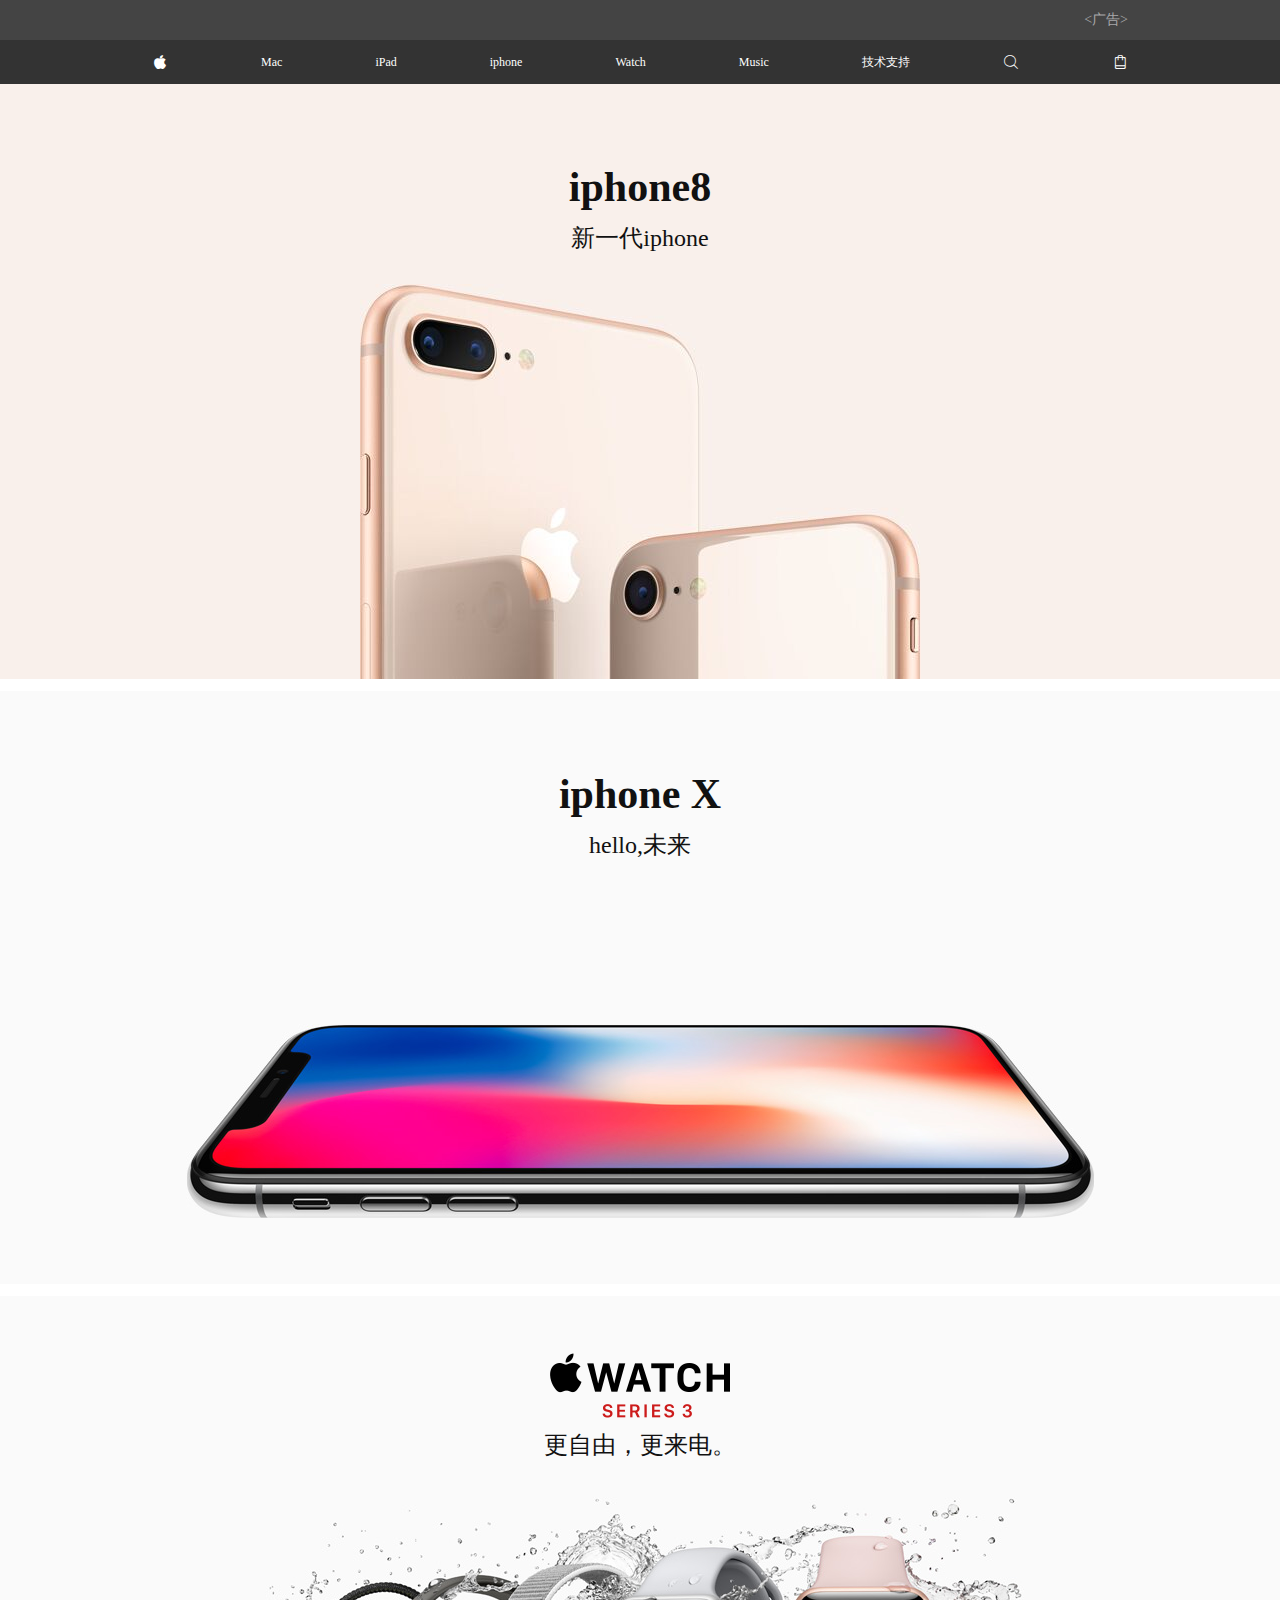
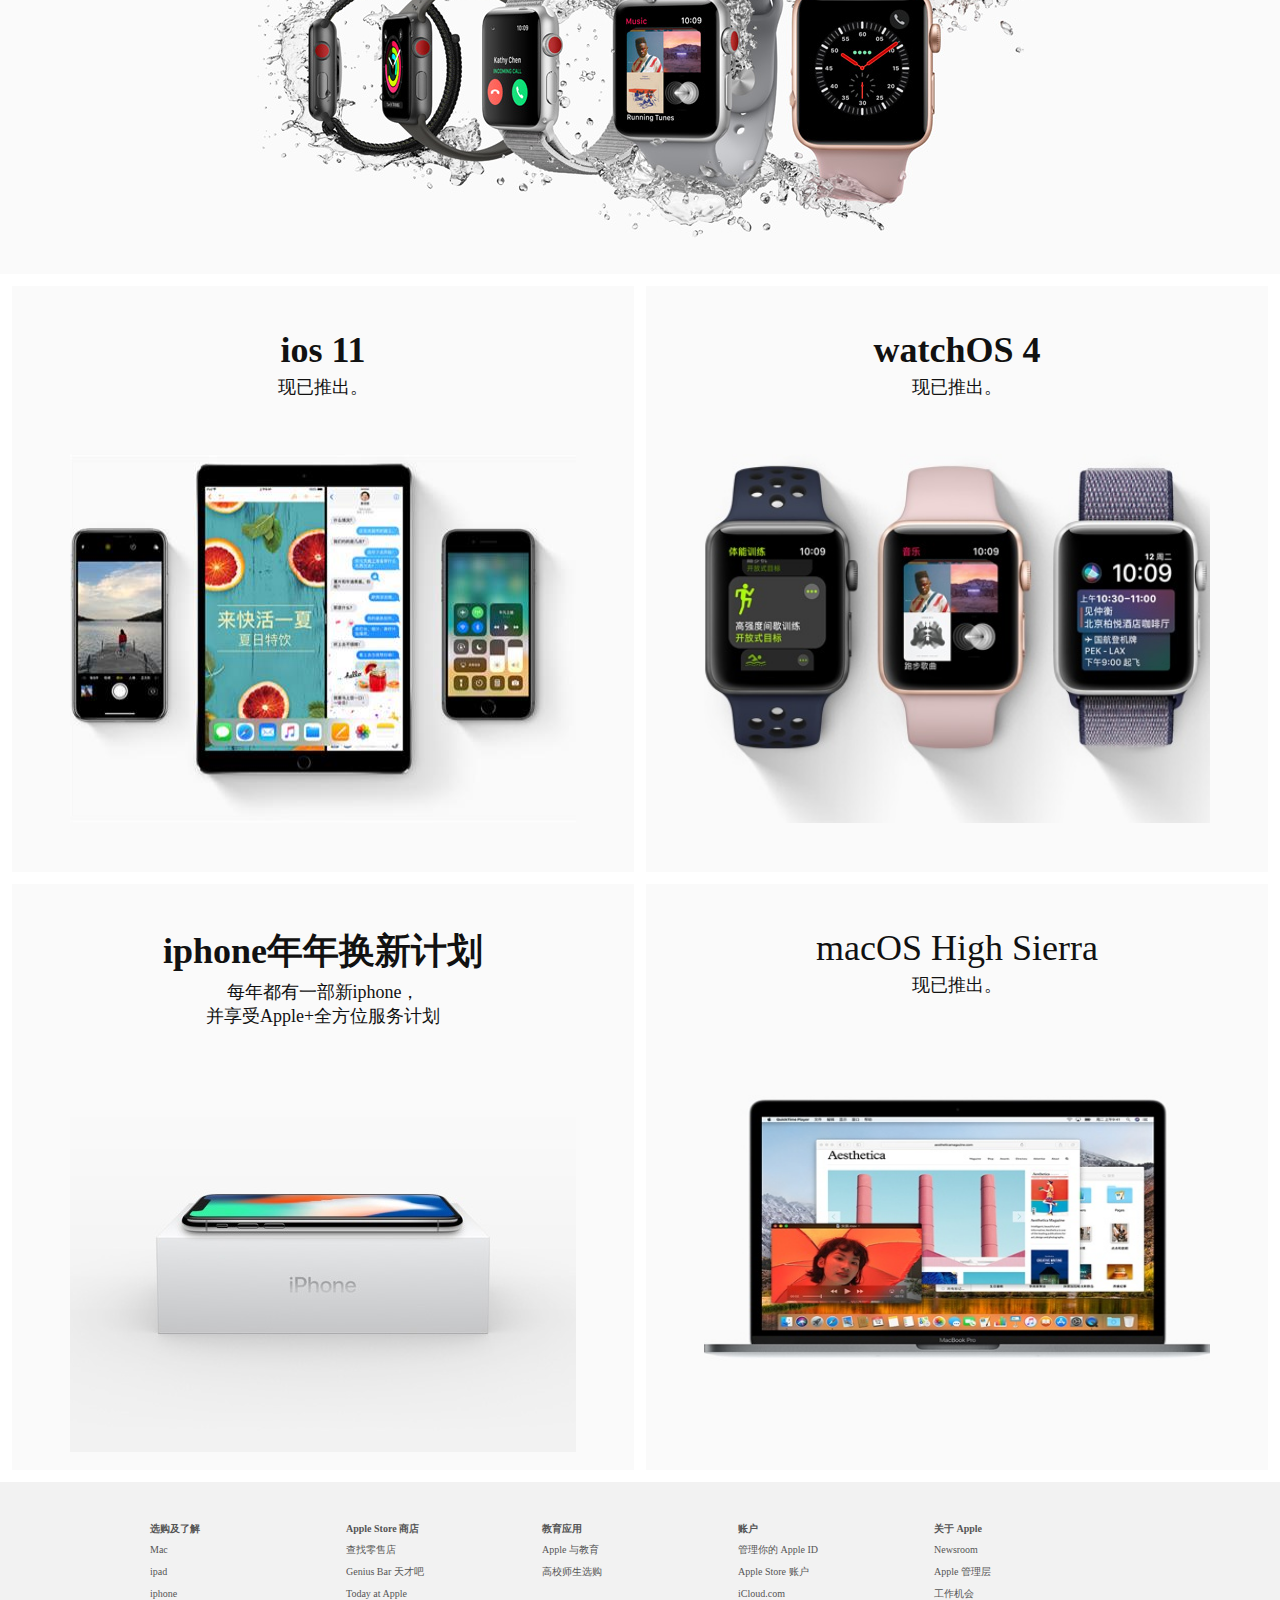
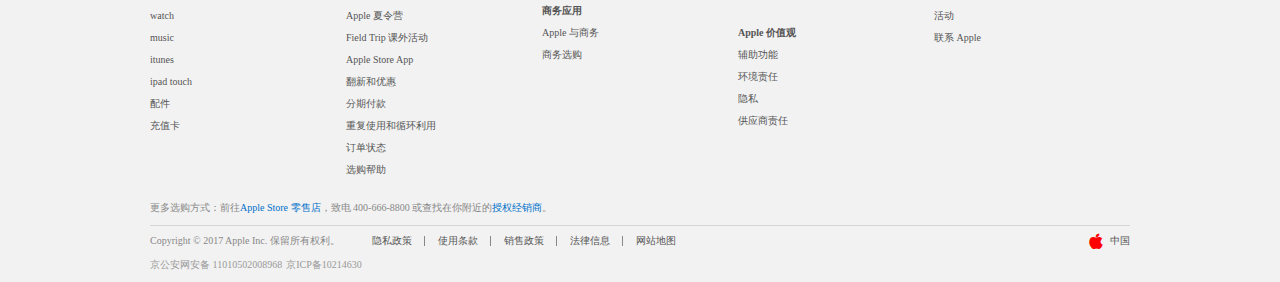
<file: index.html>
<!DOCTYPE html>
<html lang="en">
<head>
	<meta charset="UTF-8">
	<title>Document</title>
	<link rel="stylesheet" href="css/index.css">
	<link rel="stylesheet" href="iconfont/iconfont.css">
	<link rel="shortcut icon" href="img/pingguo.jpg">
</head>
<body>
	<header>
		<main><a href="">&lt广告&gt</a></main>
	</header>
	<!-- 头部结束 -->
	<!-- 导航开始 -->
	<nav class="nav1">
		<ul >
			<li><a href="">
					<i class="iconfont icon-pingguo"></i>
				</a>
			</li>
			<li><a href="">Mac</a></li>
			<li><a href="">iPad</a></li>
			<li><a href="">iphone</a></li>
			<li><a href="">Watch</a></li>
			<li><a href="">Music</a></li>
			<li><a href="">技术支持</a></li>
			<li><a href="">
					<i class="iconfont icon-sousuo"></i>
				</a>
			</li>
			<li><a href="">
					<i class="iconfont icon-bao"></i>
				</a>
			</li>
		</ul>
	</nav>
	<nav class="nav2">
		<ul>
			<li><a href="">
					<i class="iconfont icon-pingguo"></i>
				</a>
			</li>
			<li><a href="">
					<i class="iconfont icon-sousuo"></i>
				</a>
			</li>
			<li><a href="">
					<i class="iconfont icon-bao"></i>
				</a>
			</li>
		</ul>
	</nav>
	<!-- 导航结束 -->
	<!-- banner开始 -->
	<section class="banner">
		<a href="" class="banner-word">
			<div class="banner-wenzi"><b>iphone8</b></div>
			<div class="banner-wenzi1">新一代iphone</div>
			<div class="banner-tu"></div>
		</a>
	</section>
	<!-- banner结束 -->
	<!-- iphoneX开始 -->

	<section class="yibu">
		<a href="" class="yibu-word">
			<div class="banner-wenzi"><b>iphone X</b></div>
			<div class="banner-wenzi1">hello,未来</div>
			<div class="yibu-tu"></div>
		</a>
	</section>
	<!-- iponex结束 -->
	<!-- 二部开始 -->
	<section class="yibu">
		<a href="" class="yibu-word">
			<div class="erbu-tu1"></div>
			<div class="banner-wenzi1">更自由，更来电。</div>
			<div class="erbu-tu"></div>
		</a>
	</section>
	<!-- 二部结束 -->
<!-- 四部开始 -->
<section class="sibu">
	<ul class="sibu-apple">
		<li><a href="" class="sibu-apple-box">
				<div class="sibu-apple-word"><b>ios 11</b></div>
				<div class="sibu-apple-word1">现已推出。</div>
				<div class="sibu-apple-tu"></div>
			</a>
		</li>
		<li><a href="" class="sibu-apple-box">
				<div class="sibu-apple-word"><b>watchOS 4</b></div>
				<div class="sibu-apple-word1">现已推出。</div>
				<div class="sibu-apple-tu1"></div>
			</a>
		</li>
		<li><a href="" class="sibu-apple-box">
				<div class="sibu-apple-word"><b>iphone年年换新计划</b></div>
				<div class="sibu-apple-word1">每年都有一部新iphone，<br>并享受Apple+全方位服务计划</div>
				<div class="sibu-apple-tu2"></div>
			</a>
		</li>
		<li><a href="" class="sibu-apple-box">
				<div class="sibu-apple-word">macOS High Sierra</div>
					<div class="sibu-apple-word1">现已推出。</div>
					<div class="sibu-apple-tu3"></div>
			</a>
		</li>
	</ul>
</section>
<!-- 四部结束 -->
<!-- 五部开始 -->
<footer>
		<div class="footer-box">
			<ul class="footer-box1">
				<li>
					<ul class="footer-box1a">
						<li><b>选购及了解</b></li>
						<li><a href="">Mac</a></li>
						<li><a href="">ipad</a></li>
						<li><a href="">iphone</a></li>
						<li><a href="">watch</a></li>
						<li><a href="">music</a></li>
						<li><a href="">itunes</a></li>
						<li><a href="">ipad touch</a></li>
						<li><a href="">配件</a></li>
						<li><a href="">充值卡</a></li>
					</ul>
				</li>
				<li>
					<ul class="footer-box1a">
						<li><b>Apple Store 商店</b></li>
						<li><a href="">查找零售店</a></li>
						<li><a href="">Genius Bar 天才吧</a></li>
						<li><a href="">Today at Apple</a></li>
						<li><a href="">Apple 夏令营</a></li>
						<li><a href="">Field Trip 课外活动</a></li>
						<li><a href="">Apple Store App</a></li>
						<li><a href="">翻新和优惠</a></li>
						<li><a href="">分期付款</a></li>
						<li><a href="">重复使用和循环利用</a></li>
						<li><a href="">订单状态</a></li>
						<li><a href="">选购帮助</a></li>
					</ul>
				</li>
				<li>
					<ul class="footer-box1a">
						<li><b>教育应用</b></li>
						<li><a href="">Apple 与教育</a></li>
						<li><a href="">高校师生选购</a></li>
						<li><b>商务应用</b></li>
						<li><a href="">Apple 与商务</a></li>
						<li><a href="">商务选购</a></li>
					</ul>

				</li>
				<li>
					<ul class="footer-box1a">
						<li><b>账户</b></li>
						<li><a href="">管理你的 Apple ID</a></li>
						<li><a href="">Apple Store 账户</a></li>
						<li><a href="">iCloud.com</a></li>
						<li><b>Apple 价值观</b></li>
						<li><a href="">辅助功能</a></li>
						<li><a href="">环境责任</a></li>
						<li><a href="">隐私</a></li>
						<li><a href="">供应商责任</a></li>
					</ul>

				</li>
				<li>
					<ul class="footer-box1a">
						<li><b>关于 Apple</b></li>
						<li><a href="">Newsroom</a></li>
						<li><a href="">Apple 管理层</a></li>
						<li><a href="">工作机会</a></li>
						<li><a href="">活动</a></li>
						<li><a href="">联系 Apple</a></li>
					</ul>

				</li>
			</ul>
			<div class="xuangou">
			    <p class="xuangou1">更多选购方式：前往</p>
			    <a href="" class="xuanggou2"> Apple Store 零售店</a>
			    <p class="xuangou1">，致电 400-666-8800 或查找在你附近的</p>
                <a href="" class="xuanggou2">授权经销商</a>
                <p class="xuangou1">。</p>
		    </div>
		    <div class="line"></div>
		    <div class="falu">
		    	<p>Copyright © 2017 Apple Inc. 保留所有权利。</p>
		    	<li><a href="">隐私政策</a></li>
		    	<li><a href="">使用条款</a></li>
		    	<li><a href="">销售政策</a></li>
		    	<li><a href="">法律信息</a></li>
		    	<li><a href="">网站地图</a></li>
		    	<a href="" class="zhongguo" title="选择你的国家或地区">
		    	<i class="iconfont icon-pingguo"></i>
		    	<p>中国</p>
		        </a>
		    </div>
		    <div class="gongan">
		    	<p>京公安网安备 11010502008968</p>
		    	<a href="">京ICP备10214630</a>
		    </div>
		</div>
	</footer>
	<div class="suoxiao">
		<div class="neibu">
			<ul class="zong">
				<li>
					<p class="zong1">选购及了解</p>
					<p class="zong2">+</p>
				</li>
				<li>
					<p class="zong1">apple store商店</p>
					<p class="zong2">+</p>
				</li>
				<li>
					<p class="zong1">教育应用</p>
					<p class="zong2">+</p>
				</li>
				<li>
					<p class="zong1">商务应用</p>
					<p class="zong2">+</p>
				</li>
				<li>
					<p class="zong1">账户</p>
					<p class="zong2">+</p>
				</li>
				<li>
					<p class="zong1">app价值观</p>
					<p class="zong2">+</p>
				</li>
				<li>
					<p class="zong1">关于 apple</p>
					<p class="zong2">+</p>
				</li>
			</ul>
			<div class="xuangou">
			    更多选购方式：前往<a href="" class="xuanggou2"> Apple Store 零售店</a>，致电 400-666-8800 或查找在你附近的<a href="" class="xuanggou2">授权经销商</a>。
                
		    </div>
		    <a href="" class="zhongguo2" title="请选择你的国家或地区">
		    	<i class="iconfont icon-pingguo"></i>
		    	<p>中国</p>
		    </a>
		    <p class="quanli">Copyright © 2017 Apple Inc. 保留所有权利。</p>
		    <ul class="falu2">
		    	<li><a href="">隐私政策</a></li>
		    	<li><a href="">使用条款</a></li>
		    	<li><a href="">销售政策</a></li>
		    	<li><a href="">法律信息</a></li>
		    	<li><a href="">网站地图</a></li>
		    </ul>
		    <div class="gongan">
		    	京公安网安备 11010502008968
		    	<a href="">京ICP备10214630</a>
		    </div>

		</div>
	</div>
<!-- 五部借宿 -->
<!-- <footer>
	
</footer> -->
<!-- 五部开始 -->
</body>
</html>
</file>
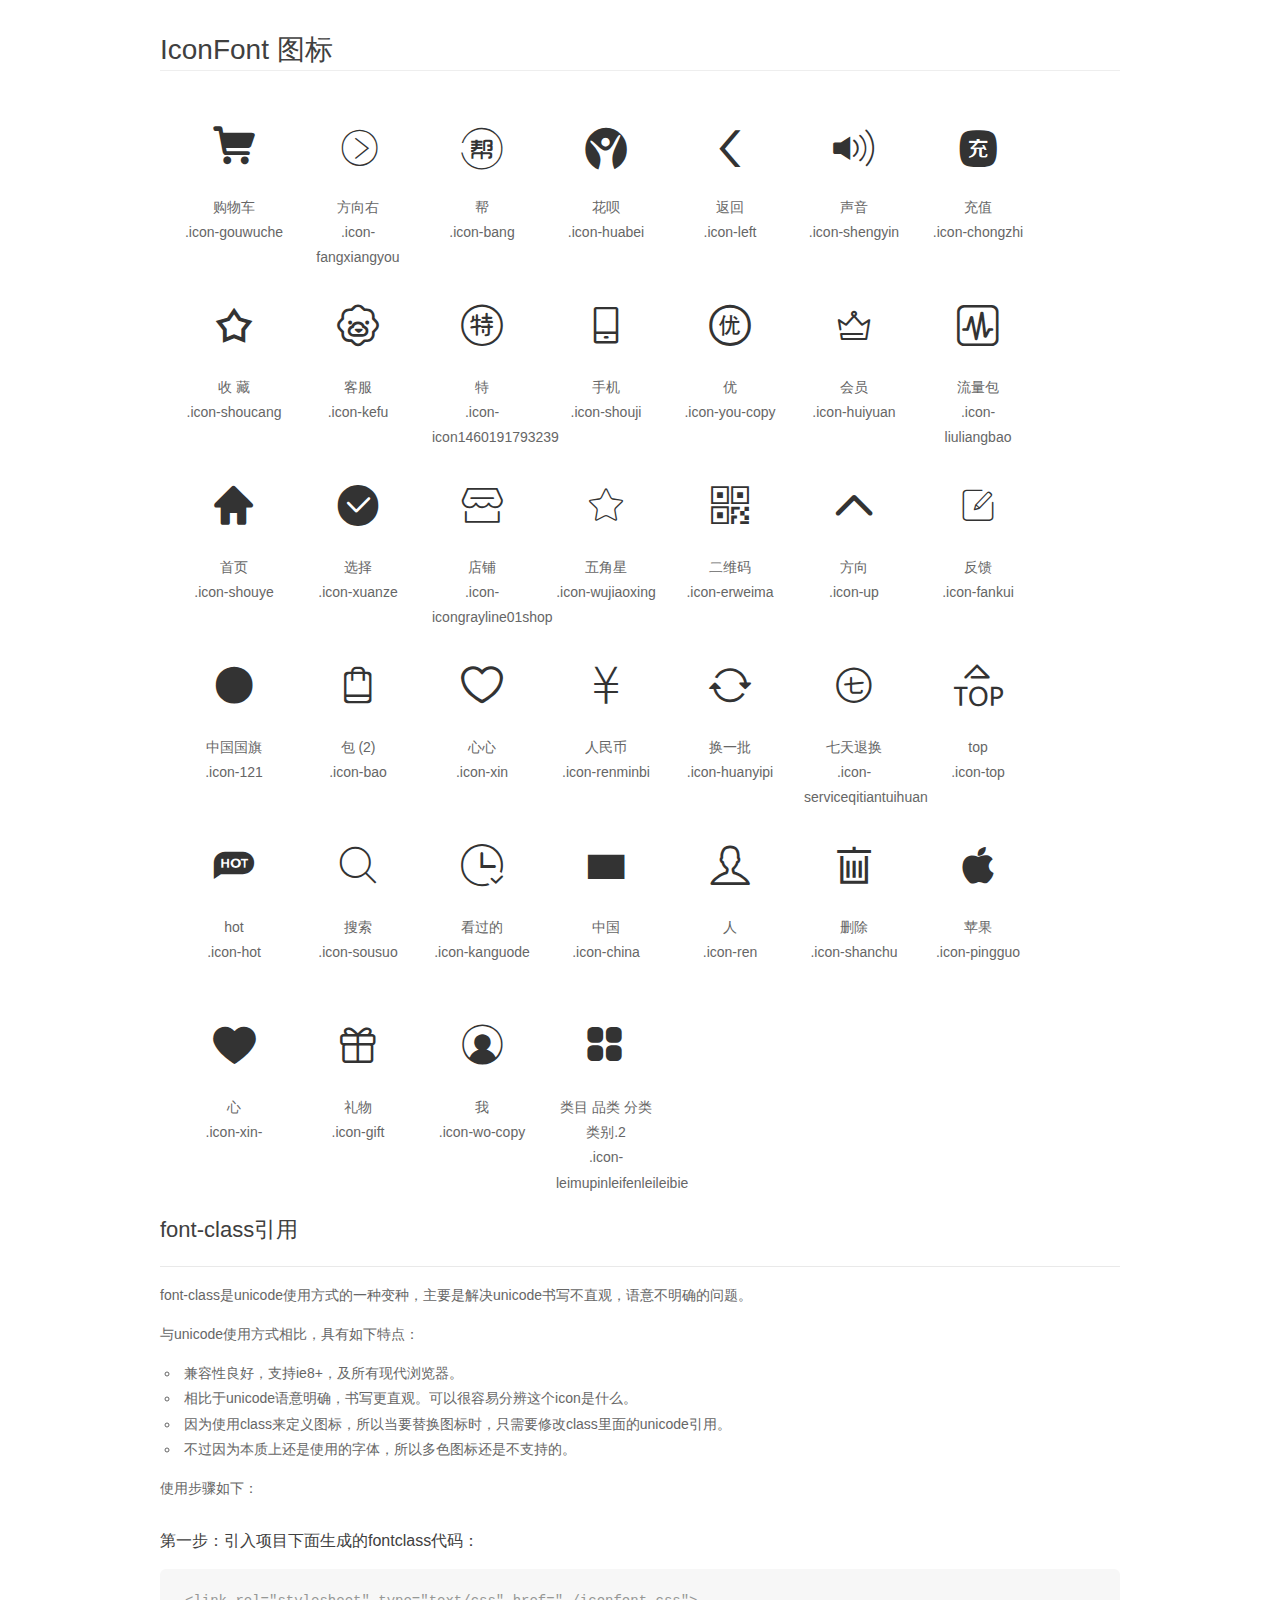
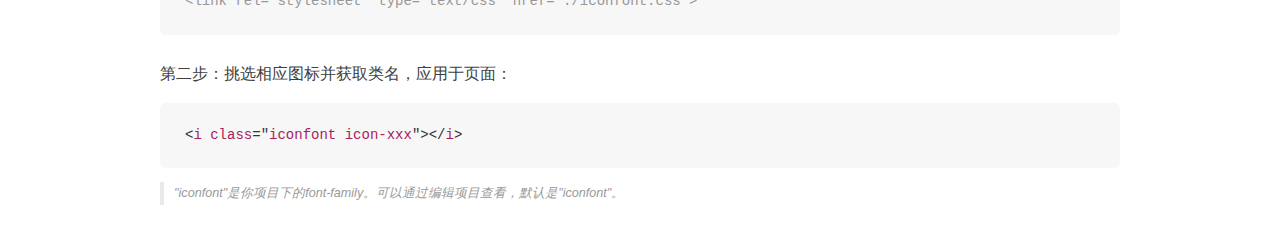
<file: iconfont/demo_fontclass.html>
<!DOCTYPE html>
<html>
<head>
    <meta charset="utf-8"/>
    <title>IconFont</title>
    <link rel="stylesheet" href="demo.css">
    <link rel="stylesheet" href="iconfont.css">
</head>
<body>
    <div class="main markdown">
        <h1>IconFont 图标</h1>
        <ul class="icon_lists clear">
            
                <li>
                <i class="icon iconfont icon-gouwuche"></i>
                    <div class="name">购物车</div>
                    <div class="fontclass">.icon-gouwuche</div>
                </li>
            
                <li>
                <i class="icon iconfont icon-fangxiangyou"></i>
                    <div class="name">方向右</div>
                    <div class="fontclass">.icon-fangxiangyou</div>
                </li>
            
                <li>
                <i class="icon iconfont icon-bang"></i>
                    <div class="name">帮</div>
                    <div class="fontclass">.icon-bang</div>
                </li>
            
                <li>
                <i class="icon iconfont icon-huabei"></i>
                    <div class="name">花呗</div>
                    <div class="fontclass">.icon-huabei</div>
                </li>
            
                <li>
                <i class="icon iconfont icon-left"></i>
                    <div class="name">返回</div>
                    <div class="fontclass">.icon-left</div>
                </li>
            
                <li>
                <i class="icon iconfont icon-shengyin"></i>
                    <div class="name">声音</div>
                    <div class="fontclass">.icon-shengyin</div>
                </li>
            
                <li>
                <i class="icon iconfont icon-chongzhi"></i>
                    <div class="name">充值</div>
                    <div class="fontclass">.icon-chongzhi</div>
                </li>
            
                <li>
                <i class="icon iconfont icon-shoucang"></i>
                    <div class="name">收 藏</div>
                    <div class="fontclass">.icon-shoucang</div>
                </li>
            
                <li>
                <i class="icon iconfont icon-kefu"></i>
                    <div class="name">客服</div>
                    <div class="fontclass">.icon-kefu</div>
                </li>
            
                <li>
                <i class="icon iconfont icon-icon1460191793239"></i>
                    <div class="name">特</div>
                    <div class="fontclass">.icon-icon1460191793239</div>
                </li>
            
                <li>
                <i class="icon iconfont icon-shouji"></i>
                    <div class="name">手机</div>
                    <div class="fontclass">.icon-shouji</div>
                </li>
            
                <li>
                <i class="icon iconfont icon-you-copy"></i>
                    <div class="name">优</div>
                    <div class="fontclass">.icon-you-copy</div>
                </li>
            
                <li>
                <i class="icon iconfont icon-huiyuan"></i>
                    <div class="name">会员</div>
                    <div class="fontclass">.icon-huiyuan</div>
                </li>
            
                <li>
                <i class="icon iconfont icon-liuliangbao"></i>
                    <div class="name">流量包</div>
                    <div class="fontclass">.icon-liuliangbao</div>
                </li>
            
                <li>
                <i class="icon iconfont icon-shouye"></i>
                    <div class="name">首页</div>
                    <div class="fontclass">.icon-shouye</div>
                </li>
            
                <li>
                <i class="icon iconfont icon-xuanze"></i>
                    <div class="name">选择</div>
                    <div class="fontclass">.icon-xuanze</div>
                </li>
            
                <li>
                <i class="icon iconfont icon-icongrayline01shop"></i>
                    <div class="name">店铺</div>
                    <div class="fontclass">.icon-icongrayline01shop</div>
                </li>
            
                <li>
                <i class="icon iconfont icon-wujiaoxing"></i>
                    <div class="name">五角星</div>
                    <div class="fontclass">.icon-wujiaoxing</div>
                </li>
            
                <li>
                <i class="icon iconfont icon-erweima"></i>
                    <div class="name">二维码</div>
                    <div class="fontclass">.icon-erweima</div>
                </li>
            
                <li>
                <i class="icon iconfont icon-up"></i>
                    <div class="name">方向</div>
                    <div class="fontclass">.icon-up</div>
                </li>
            
                <li>
                <i class="icon iconfont icon-fankui"></i>
                    <div class="name">反馈</div>
                    <div class="fontclass">.icon-fankui</div>
                </li>
            
                <li>
                <i class="icon iconfont icon-121"></i>
                    <div class="name">中国国旗</div>
                    <div class="fontclass">.icon-121</div>
                </li>
            
                <li>
                <i class="icon iconfont icon-bao"></i>
                    <div class="name">包 (2)</div>
                    <div class="fontclass">.icon-bao</div>
                </li>
            
                <li>
                <i class="icon iconfont icon-xin"></i>
                    <div class="name">心心</div>
                    <div class="fontclass">.icon-xin</div>
                </li>
            
                <li>
                <i class="icon iconfont icon-renminbi"></i>
                    <div class="name">人民币</div>
                    <div class="fontclass">.icon-renminbi</div>
                </li>
            
                <li>
                <i class="icon iconfont icon-huanyipi"></i>
                    <div class="name">换一批</div>
                    <div class="fontclass">.icon-huanyipi</div>
                </li>
            
                <li>
                <i class="icon iconfont icon-serviceqitiantuihuan"></i>
                    <div class="name">七天退换</div>
                    <div class="fontclass">.icon-serviceqitiantuihuan</div>
                </li>
            
                <li>
                <i class="icon iconfont icon-top"></i>
                    <div class="name">top</div>
                    <div class="fontclass">.icon-top</div>
                </li>
            
                <li>
                <i class="icon iconfont icon-hot"></i>
                    <div class="name">hot</div>
                    <div class="fontclass">.icon-hot</div>
                </li>
            
                <li>
                <i class="icon iconfont icon-sousuo"></i>
                    <div class="name">搜索</div>
                    <div class="fontclass">.icon-sousuo</div>
                </li>
            
                <li>
                <i class="icon iconfont icon-kanguode"></i>
                    <div class="name">看过的</div>
                    <div class="fontclass">.icon-kanguode</div>
                </li>
            
                <li>
                <i class="icon iconfont icon-china"></i>
                    <div class="name">中国</div>
                    <div class="fontclass">.icon-china</div>
                </li>
            
                <li>
                <i class="icon iconfont icon-ren"></i>
                    <div class="name">人</div>
                    <div class="fontclass">.icon-ren</div>
                </li>
            
                <li>
                <i class="icon iconfont icon-shanchu"></i>
                    <div class="name">删除</div>
                    <div class="fontclass">.icon-shanchu</div>
                </li>
            
                <li>
                <i class="icon iconfont icon-pingguo"></i>
                    <div class="name">苹果</div>
                    <div class="fontclass">.icon-pingguo</div>
                </li>
            
                <li>
                <i class="icon iconfont icon-xin-"></i>
                    <div class="name">心</div>
                    <div class="fontclass">.icon-xin-</div>
                </li>
            
                <li>
                <i class="icon iconfont icon-gift"></i>
                    <div class="name">礼物</div>
                    <div class="fontclass">.icon-gift</div>
                </li>
            
                <li>
                <i class="icon iconfont icon-wo-copy"></i>
                    <div class="name">我</div>
                    <div class="fontclass">.icon-wo-copy</div>
                </li>
            
                <li>
                <i class="icon iconfont icon-leimupinleifenleileibie"></i>
                    <div class="name">类目 品类 分类 类别.2</div>
                    <div class="fontclass">.icon-leimupinleifenleileibie</div>
                </li>
            
        </ul>

        <h2 id="font-class-">font-class引用</h2>
        <hr>

        <p>font-class是unicode使用方式的一种变种，主要是解决unicode书写不直观，语意不明确的问题。</p>
        <p>与unicode使用方式相比，具有如下特点：</p>
        <ul>
        <li>兼容性良好，支持ie8+，及所有现代浏览器。</li>
        <li>相比于unicode语意明确，书写更直观。可以很容易分辨这个icon是什么。</li>
        <li>因为使用class来定义图标，所以当要替换图标时，只需要修改class里面的unicode引用。</li>
        <li>不过因为本质上还是使用的字体，所以多色图标还是不支持的。</li>
        </ul>
        <p>使用步骤如下：</p>
        <h3 id="-fontclass-">第一步：引入项目下面生成的fontclass代码：</h3>


        <pre><code class="lang-js hljs javascript"><span class="hljs-comment">&lt;link rel="stylesheet" type="text/css" href="./iconfont.css"&gt;</span></code></pre>
        <h3 id="-">第二步：挑选相应图标并获取类名，应用于页面：</h3>
        <pre><code class="lang-css hljs">&lt;<span class="hljs-selector-tag">i</span> <span class="hljs-selector-tag">class</span>="<span class="hljs-selector-tag">iconfont</span> <span class="hljs-selector-tag">icon-xxx</span>"&gt;&lt;/<span class="hljs-selector-tag">i</span>&gt;</code></pre>
        <blockquote>
        <p>"iconfont"是你项目下的font-family。可以通过编辑项目查看，默认是"iconfont"。</p>
        </blockquote>
    </div>
</body>
</html>
</file>
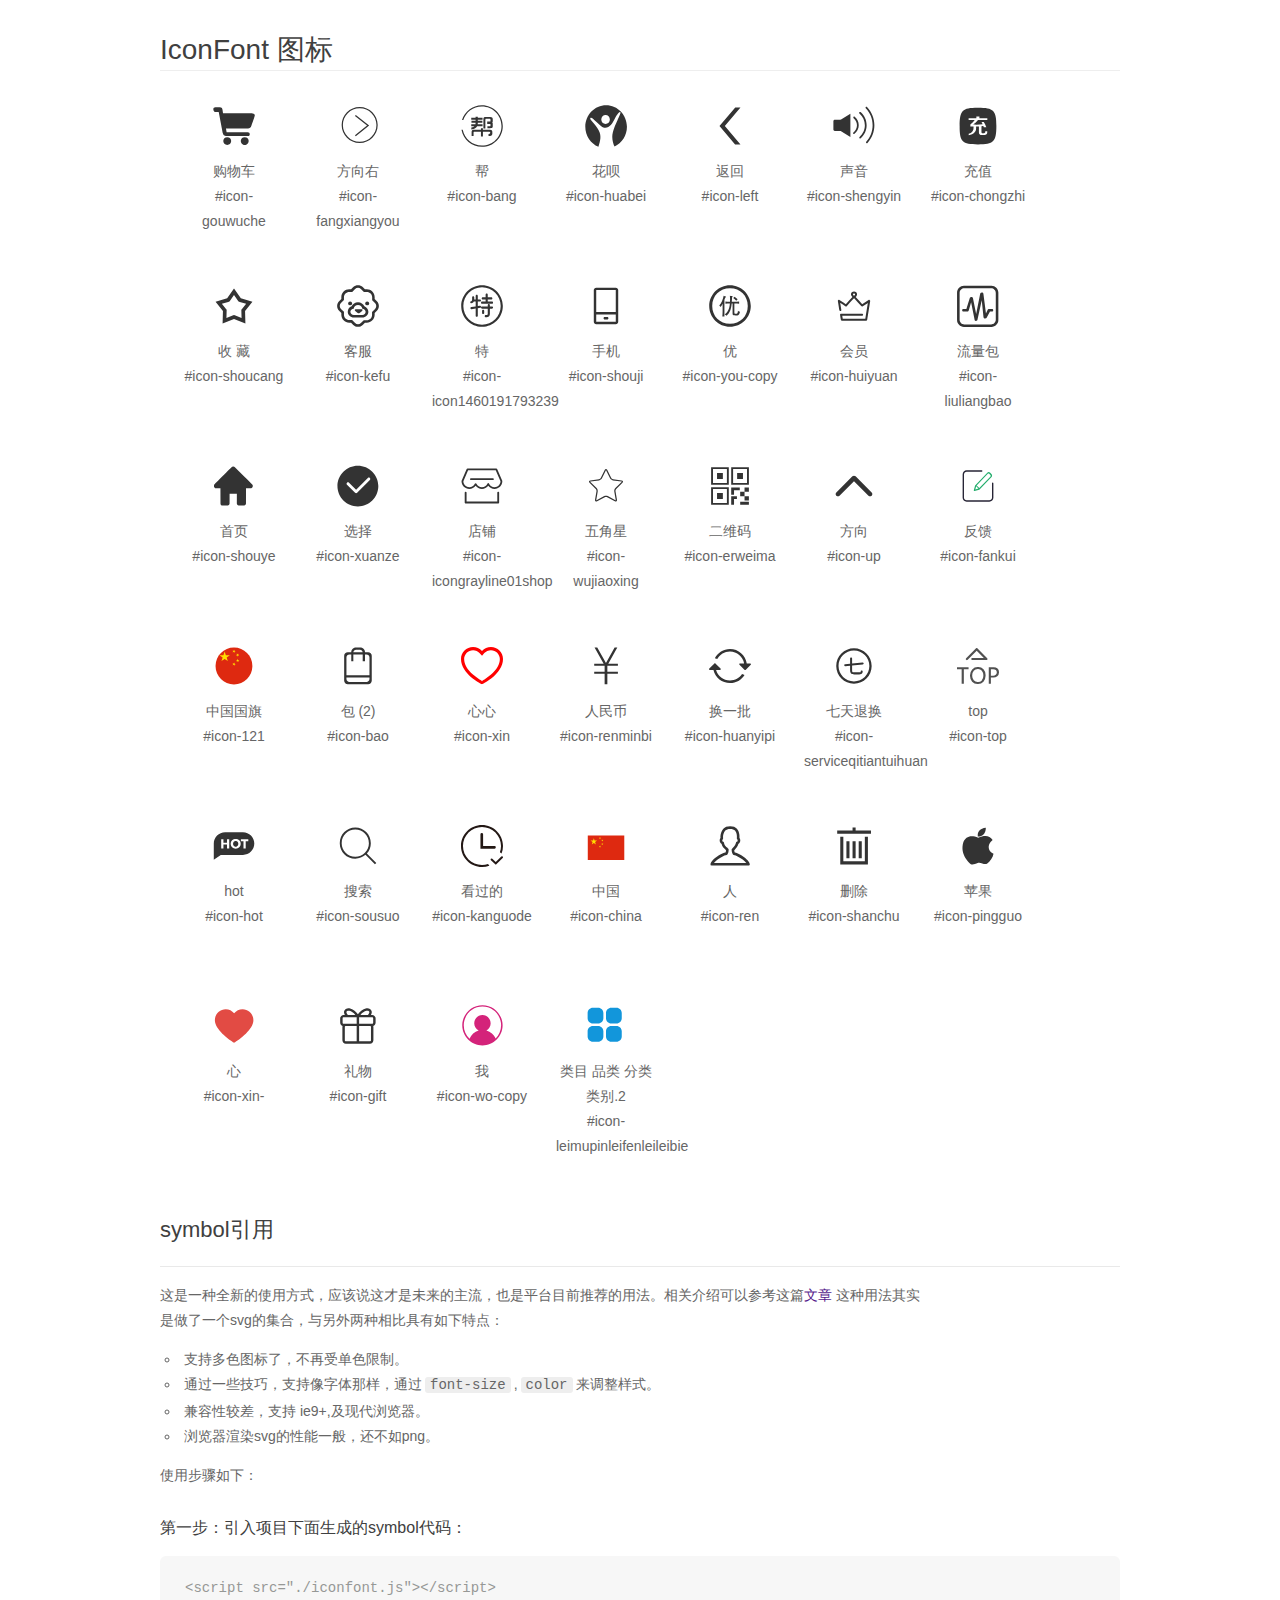
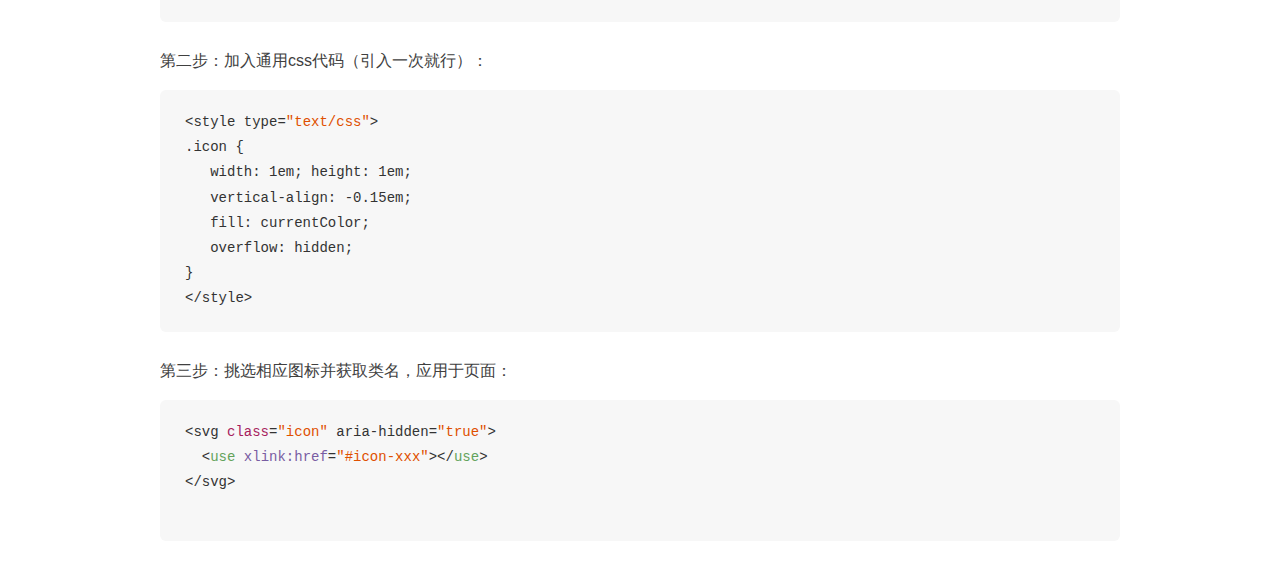
<file: iconfont/demo_symbol.html>
<!DOCTYPE html>
<html>
<head>
    <meta charset="utf-8"/>
    <title>IconFont</title>
    <link rel="stylesheet" href="demo.css">
    <script src="iconfont.js"></script>

    <style type="text/css">
        .icon {
          /* 通过设置 font-size 来改变图标大小 */
          width: 1em; height: 1em;
          /* 图标和文字相邻时，垂直对齐 */
          vertical-align: -0.15em;
          /* 通过设置 color 来改变 SVG 的颜色/fill */
          fill: currentColor;
          /* path 和 stroke 溢出 viewBox 部分在 IE 下会显示
             normalize.css 中也包含这行 */
          overflow: hidden;
        }

    </style>
</head>
<body>
    <div class="main markdown">
        <h1>IconFont 图标</h1>
        <ul class="icon_lists clear">
            
                <li>
                    <svg class="icon" aria-hidden="true">
                        <use xlink:href="#icon-gouwuche"></use>
                    </svg>
                    <div class="name">购物车</div>
                    <div class="fontclass">#icon-gouwuche</div>
                </li>
            
                <li>
                    <svg class="icon" aria-hidden="true">
                        <use xlink:href="#icon-fangxiangyou"></use>
                    </svg>
                    <div class="name">方向右</div>
                    <div class="fontclass">#icon-fangxiangyou</div>
                </li>
            
                <li>
                    <svg class="icon" aria-hidden="true">
                        <use xlink:href="#icon-bang"></use>
                    </svg>
                    <div class="name">帮</div>
                    <div class="fontclass">#icon-bang</div>
                </li>
            
                <li>
                    <svg class="icon" aria-hidden="true">
                        <use xlink:href="#icon-huabei"></use>
                    </svg>
                    <div class="name">花呗</div>
                    <div class="fontclass">#icon-huabei</div>
                </li>
            
                <li>
                    <svg class="icon" aria-hidden="true">
                        <use xlink:href="#icon-left"></use>
                    </svg>
                    <div class="name">返回</div>
                    <div class="fontclass">#icon-left</div>
                </li>
            
                <li>
                    <svg class="icon" aria-hidden="true">
                        <use xlink:href="#icon-shengyin"></use>
                    </svg>
                    <div class="name">声音</div>
                    <div class="fontclass">#icon-shengyin</div>
                </li>
            
                <li>
                    <svg class="icon" aria-hidden="true">
                        <use xlink:href="#icon-chongzhi"></use>
                    </svg>
                    <div class="name">充值</div>
                    <div class="fontclass">#icon-chongzhi</div>
                </li>
            
                <li>
                    <svg class="icon" aria-hidden="true">
                        <use xlink:href="#icon-shoucang"></use>
                    </svg>
                    <div class="name">收 藏</div>
                    <div class="fontclass">#icon-shoucang</div>
                </li>
            
                <li>
                    <svg class="icon" aria-hidden="true">
                        <use xlink:href="#icon-kefu"></use>
                    </svg>
                    <div class="name">客服</div>
                    <div class="fontclass">#icon-kefu</div>
                </li>
            
                <li>
                    <svg class="icon" aria-hidden="true">
                        <use xlink:href="#icon-icon1460191793239"></use>
                    </svg>
                    <div class="name">特</div>
                    <div class="fontclass">#icon-icon1460191793239</div>
                </li>
            
                <li>
                    <svg class="icon" aria-hidden="true">
                        <use xlink:href="#icon-shouji"></use>
                    </svg>
                    <div class="name">手机</div>
                    <div class="fontclass">#icon-shouji</div>
                </li>
            
                <li>
                    <svg class="icon" aria-hidden="true">
                        <use xlink:href="#icon-you-copy"></use>
                    </svg>
                    <div class="name">优</div>
                    <div class="fontclass">#icon-you-copy</div>
                </li>
            
                <li>
                    <svg class="icon" aria-hidden="true">
                        <use xlink:href="#icon-huiyuan"></use>
                    </svg>
                    <div class="name">会员</div>
                    <div class="fontclass">#icon-huiyuan</div>
                </li>
            
                <li>
                    <svg class="icon" aria-hidden="true">
                        <use xlink:href="#icon-liuliangbao"></use>
                    </svg>
                    <div class="name">流量包</div>
                    <div class="fontclass">#icon-liuliangbao</div>
                </li>
            
                <li>
                    <svg class="icon" aria-hidden="true">
                        <use xlink:href="#icon-shouye"></use>
                    </svg>
                    <div class="name">首页</div>
                    <div class="fontclass">#icon-shouye</div>
                </li>
            
                <li>
                    <svg class="icon" aria-hidden="true">
                        <use xlink:href="#icon-xuanze"></use>
                    </svg>
                    <div class="name">选择</div>
                    <div class="fontclass">#icon-xuanze</div>
                </li>
            
                <li>
                    <svg class="icon" aria-hidden="true">
                        <use xlink:href="#icon-icongrayline01shop"></use>
                    </svg>
                    <div class="name">店铺</div>
                    <div class="fontclass">#icon-icongrayline01shop</div>
                </li>
            
                <li>
                    <svg class="icon" aria-hidden="true">
                        <use xlink:href="#icon-wujiaoxing"></use>
                    </svg>
                    <div class="name">五角星</div>
                    <div class="fontclass">#icon-wujiaoxing</div>
                </li>
            
                <li>
                    <svg class="icon" aria-hidden="true">
                        <use xlink:href="#icon-erweima"></use>
                    </svg>
                    <div class="name">二维码</div>
                    <div class="fontclass">#icon-erweima</div>
                </li>
            
                <li>
                    <svg class="icon" aria-hidden="true">
                        <use xlink:href="#icon-up"></use>
                    </svg>
                    <div class="name">方向</div>
                    <div class="fontclass">#icon-up</div>
                </li>
            
                <li>
                    <svg class="icon" aria-hidden="true">
                        <use xlink:href="#icon-fankui"></use>
                    </svg>
                    <div class="name">反馈</div>
                    <div class="fontclass">#icon-fankui</div>
                </li>
            
                <li>
                    <svg class="icon" aria-hidden="true">
                        <use xlink:href="#icon-121"></use>
                    </svg>
                    <div class="name">中国国旗</div>
                    <div class="fontclass">#icon-121</div>
                </li>
            
                <li>
                    <svg class="icon" aria-hidden="true">
                        <use xlink:href="#icon-bao"></use>
                    </svg>
                    <div class="name">包 (2)</div>
                    <div class="fontclass">#icon-bao</div>
                </li>
            
                <li>
                    <svg class="icon" aria-hidden="true">
                        <use xlink:href="#icon-xin"></use>
                    </svg>
                    <div class="name">心心</div>
                    <div class="fontclass">#icon-xin</div>
                </li>
            
                <li>
                    <svg class="icon" aria-hidden="true">
                        <use xlink:href="#icon-renminbi"></use>
                    </svg>
                    <div class="name">人民币</div>
                    <div class="fontclass">#icon-renminbi</div>
                </li>
            
                <li>
                    <svg class="icon" aria-hidden="true">
                        <use xlink:href="#icon-huanyipi"></use>
                    </svg>
                    <div class="name">换一批</div>
                    <div class="fontclass">#icon-huanyipi</div>
                </li>
            
                <li>
                    <svg class="icon" aria-hidden="true">
                        <use xlink:href="#icon-serviceqitiantuihuan"></use>
                    </svg>
                    <div class="name">七天退换</div>
                    <div class="fontclass">#icon-serviceqitiantuihuan</div>
                </li>
            
                <li>
                    <svg class="icon" aria-hidden="true">
                        <use xlink:href="#icon-top"></use>
                    </svg>
                    <div class="name">top</div>
                    <div class="fontclass">#icon-top</div>
                </li>
            
                <li>
                    <svg class="icon" aria-hidden="true">
                        <use xlink:href="#icon-hot"></use>
                    </svg>
                    <div class="name">hot</div>
                    <div class="fontclass">#icon-hot</div>
                </li>
            
                <li>
                    <svg class="icon" aria-hidden="true">
                        <use xlink:href="#icon-sousuo"></use>
                    </svg>
                    <div class="name">搜索</div>
                    <div class="fontclass">#icon-sousuo</div>
                </li>
            
                <li>
                    <svg class="icon" aria-hidden="true">
                        <use xlink:href="#icon-kanguode"></use>
                    </svg>
                    <div class="name">看过的</div>
                    <div class="fontclass">#icon-kanguode</div>
                </li>
            
                <li>
                    <svg class="icon" aria-hidden="true">
                        <use xlink:href="#icon-china"></use>
                    </svg>
                    <div class="name">中国</div>
                    <div class="fontclass">#icon-china</div>
                </li>
            
                <li>
                    <svg class="icon" aria-hidden="true">
                        <use xlink:href="#icon-ren"></use>
                    </svg>
                    <div class="name">人</div>
                    <div class="fontclass">#icon-ren</div>
                </li>
            
                <li>
                    <svg class="icon" aria-hidden="true">
                        <use xlink:href="#icon-shanchu"></use>
                    </svg>
                    <div class="name">删除</div>
                    <div class="fontclass">#icon-shanchu</div>
                </li>
            
                <li>
                    <svg class="icon" aria-hidden="true">
                        <use xlink:href="#icon-pingguo"></use>
                    </svg>
                    <div class="name">苹果</div>
                    <div class="fontclass">#icon-pingguo</div>
                </li>
            
                <li>
                    <svg class="icon" aria-hidden="true">
                        <use xlink:href="#icon-xin-"></use>
                    </svg>
                    <div class="name">心</div>
                    <div class="fontclass">#icon-xin-</div>
                </li>
            
                <li>
                    <svg class="icon" aria-hidden="true">
                        <use xlink:href="#icon-gift"></use>
                    </svg>
                    <div class="name">礼物</div>
                    <div class="fontclass">#icon-gift</div>
                </li>
            
                <li>
                    <svg class="icon" aria-hidden="true">
                        <use xlink:href="#icon-wo-copy"></use>
                    </svg>
                    <div class="name">我</div>
                    <div class="fontclass">#icon-wo-copy</div>
                </li>
            
                <li>
                    <svg class="icon" aria-hidden="true">
                        <use xlink:href="#icon-leimupinleifenleileibie"></use>
                    </svg>
                    <div class="name">类目 品类 分类 类别.2</div>
                    <div class="fontclass">#icon-leimupinleifenleileibie</div>
                </li>
            
        </ul>


        <h2 id="symbol-">symbol引用</h2>
        <hr>

        <p>这是一种全新的使用方式，应该说这才是未来的主流，也是平台目前推荐的用法。相关介绍可以参考这篇<a href="">文章</a>
        这种用法其实是做了一个svg的集合，与另外两种相比具有如下特点：</p>
        <ul>
          <li>支持多色图标了，不再受单色限制。</li>
          <li>通过一些技巧，支持像字体那样，通过<code>font-size</code>,<code>color</code>来调整样式。</li>
          <li>兼容性较差，支持 ie9+,及现代浏览器。</li>
          <li>浏览器渲染svg的性能一般，还不如png。</li>
        </ul>
        <p>使用步骤如下：</p>
        <h3 id="-symbol-">第一步：引入项目下面生成的symbol代码：</h3>
        <pre><code class="lang-js hljs javascript"><span class="hljs-comment">&lt;script src="./iconfont.js"&gt;&lt;/script&gt;</span></code></pre>
        <h3 id="-css-">第二步：加入通用css代码（引入一次就行）：</h3>
        <pre><code class="lang-js hljs javascript">&lt;style type=<span class="hljs-string">"text/css"</span>&gt;
.icon {
   width: <span class="hljs-number">1</span>em; height: <span class="hljs-number">1</span>em;
   vertical-align: <span class="hljs-number">-0.15</span>em;
   fill: currentColor;
   overflow: hidden;
}
&lt;<span class="hljs-regexp">/style&gt;</span></code></pre>
        <h3 id="-">第三步：挑选相应图标并获取类名，应用于页面：</h3>
        <pre><code class="lang-js hljs javascript">&lt;svg <span class="hljs-class"><span class="hljs-keyword">class</span></span>=<span class="hljs-string">"icon"</span> aria-hidden=<span class="hljs-string">"true"</span>&gt;<span class="xml"><span class="hljs-tag">
  &lt;<span class="hljs-name">use</span> <span class="hljs-attr">xlink:href</span>=<span class="hljs-string">"#icon-xxx"</span>&gt;</span><span class="hljs-tag">&lt;/<span class="hljs-name">use</span>&gt;</span>
</span>&lt;<span class="hljs-regexp">/svg&gt;
        </span></code></pre>
    </div>
</body>
</html>
</file>
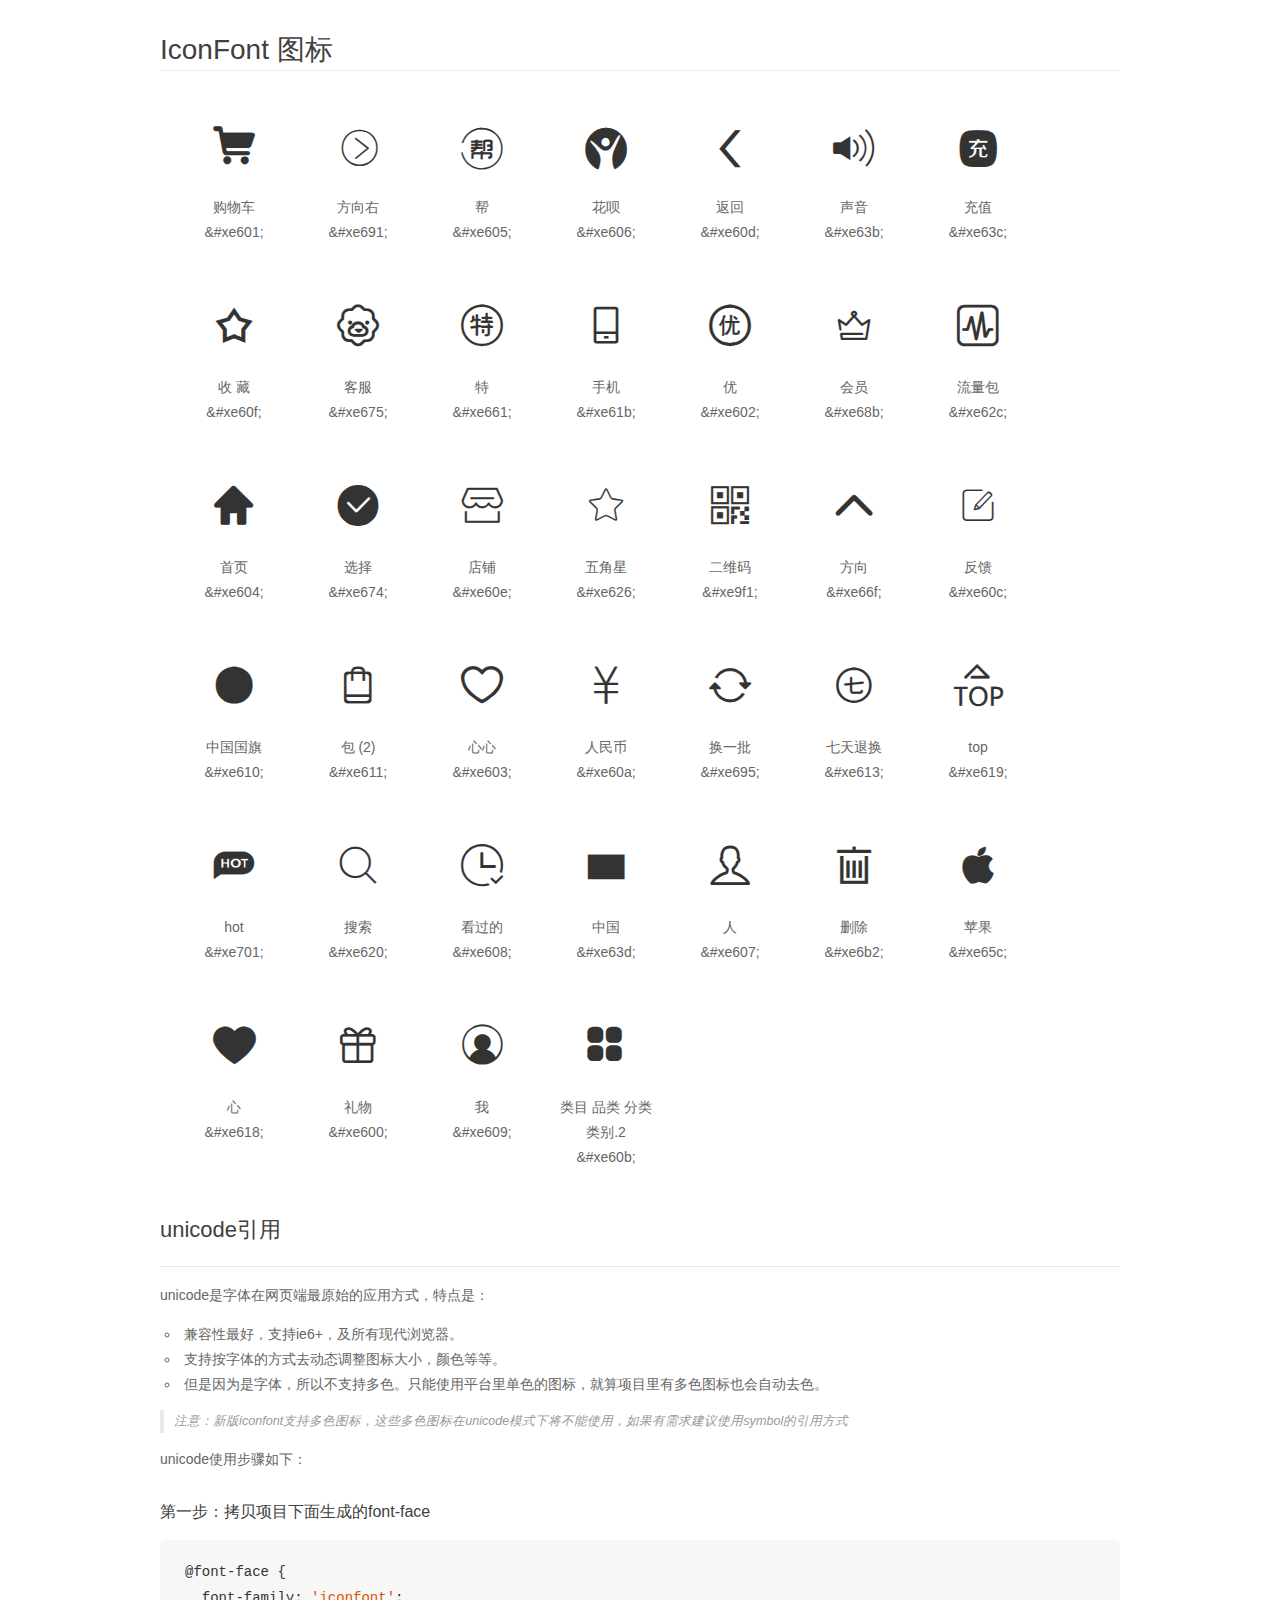
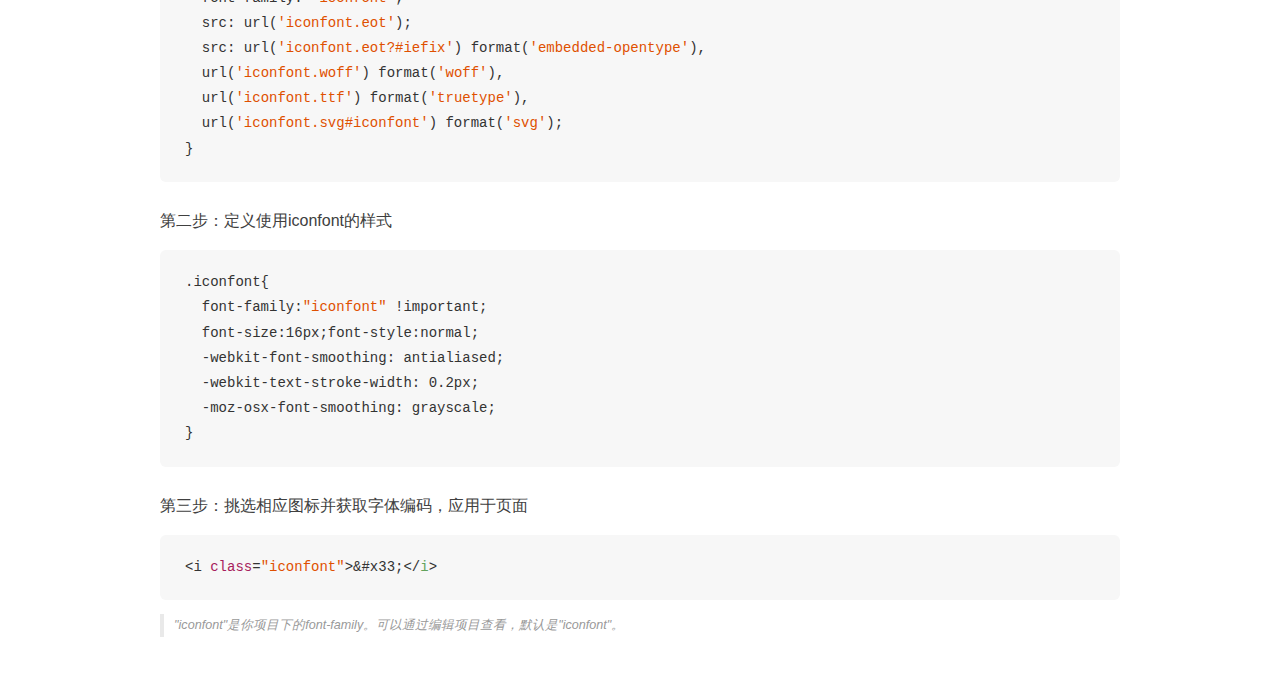
<file: iconfont/demo_unicode.html>
<!DOCTYPE html>
<html>
<head>
    <meta charset="utf-8"/>
    <title>IconFont</title>
    <link rel="stylesheet" href="demo.css">

    <style type="text/css">

        @font-face {font-family: "iconfont";
          src: url('iconfont.eot'); /* IE9*/
          src: url('iconfont.eot#iefix') format('embedded-opentype'), /* IE6-IE8 */
          url('iconfont.woff') format('woff'), /* chrome, firefox */
          url('iconfont.ttf') format('truetype'), /* chrome, firefox, opera, Safari, Android, iOS 4.2+*/
          url('iconfont.svg#iconfont') format('svg'); /* iOS 4.1- */
        }

        .iconfont {
          font-family:"iconfont" !important;
          font-size:16px;
          font-style:normal;
          -webkit-font-smoothing: antialiased;
          -webkit-text-stroke-width: 0.2px;
          -moz-osx-font-smoothing: grayscale;
        }

    </style>
</head>
<body>
    <div class="main markdown">
        <h1>IconFont 图标</h1>
        <ul class="icon_lists clear">
            
                <li>
                <i class="icon iconfont">&#xe601;</i>
                    <div class="name">购物车</div>
                    <div class="code">&amp;#xe601;</div>
                </li>
            
                <li>
                <i class="icon iconfont">&#xe691;</i>
                    <div class="name">方向右</div>
                    <div class="code">&amp;#xe691;</div>
                </li>
            
                <li>
                <i class="icon iconfont">&#xe605;</i>
                    <div class="name">帮</div>
                    <div class="code">&amp;#xe605;</div>
                </li>
            
                <li>
                <i class="icon iconfont">&#xe606;</i>
                    <div class="name">花呗</div>
                    <div class="code">&amp;#xe606;</div>
                </li>
            
                <li>
                <i class="icon iconfont">&#xe60d;</i>
                    <div class="name">返回</div>
                    <div class="code">&amp;#xe60d;</div>
                </li>
            
                <li>
                <i class="icon iconfont">&#xe63b;</i>
                    <div class="name">声音</div>
                    <div class="code">&amp;#xe63b;</div>
                </li>
            
                <li>
                <i class="icon iconfont">&#xe63c;</i>
                    <div class="name">充值</div>
                    <div class="code">&amp;#xe63c;</div>
                </li>
            
                <li>
                <i class="icon iconfont">&#xe60f;</i>
                    <div class="name">收 藏</div>
                    <div class="code">&amp;#xe60f;</div>
                </li>
            
                <li>
                <i class="icon iconfont">&#xe675;</i>
                    <div class="name">客服</div>
                    <div class="code">&amp;#xe675;</div>
                </li>
            
                <li>
                <i class="icon iconfont">&#xe661;</i>
                    <div class="name">特</div>
                    <div class="code">&amp;#xe661;</div>
                </li>
            
                <li>
                <i class="icon iconfont">&#xe61b;</i>
                    <div class="name">手机</div>
                    <div class="code">&amp;#xe61b;</div>
                </li>
            
                <li>
                <i class="icon iconfont">&#xe602;</i>
                    <div class="name">优</div>
                    <div class="code">&amp;#xe602;</div>
                </li>
            
                <li>
                <i class="icon iconfont">&#xe68b;</i>
                    <div class="name">会员</div>
                    <div class="code">&amp;#xe68b;</div>
                </li>
            
                <li>
                <i class="icon iconfont">&#xe62c;</i>
                    <div class="name">流量包</div>
                    <div class="code">&amp;#xe62c;</div>
                </li>
            
                <li>
                <i class="icon iconfont">&#xe604;</i>
                    <div class="name">首页</div>
                    <div class="code">&amp;#xe604;</div>
                </li>
            
                <li>
                <i class="icon iconfont">&#xe674;</i>
                    <div class="name">选择</div>
                    <div class="code">&amp;#xe674;</div>
                </li>
            
                <li>
                <i class="icon iconfont">&#xe60e;</i>
                    <div class="name">店铺</div>
                    <div class="code">&amp;#xe60e;</div>
                </li>
            
                <li>
                <i class="icon iconfont">&#xe626;</i>
                    <div class="name">五角星</div>
                    <div class="code">&amp;#xe626;</div>
                </li>
            
                <li>
                <i class="icon iconfont">&#xe9f1;</i>
                    <div class="name">二维码</div>
                    <div class="code">&amp;#xe9f1;</div>
                </li>
            
                <li>
                <i class="icon iconfont">&#xe66f;</i>
                    <div class="name">方向</div>
                    <div class="code">&amp;#xe66f;</div>
                </li>
            
                <li>
                <i class="icon iconfont">&#xe60c;</i>
                    <div class="name">反馈</div>
                    <div class="code">&amp;#xe60c;</div>
                </li>
            
                <li>
                <i class="icon iconfont">&#xe610;</i>
                    <div class="name">中国国旗</div>
                    <div class="code">&amp;#xe610;</div>
                </li>
            
                <li>
                <i class="icon iconfont">&#xe611;</i>
                    <div class="name">包 (2)</div>
                    <div class="code">&amp;#xe611;</div>
                </li>
            
                <li>
                <i class="icon iconfont">&#xe603;</i>
                    <div class="name">心心</div>
                    <div class="code">&amp;#xe603;</div>
                </li>
            
                <li>
                <i class="icon iconfont">&#xe60a;</i>
                    <div class="name">人民币</div>
                    <div class="code">&amp;#xe60a;</div>
                </li>
            
                <li>
                <i class="icon iconfont">&#xe695;</i>
                    <div class="name">换一批</div>
                    <div class="code">&amp;#xe695;</div>
                </li>
            
                <li>
                <i class="icon iconfont">&#xe613;</i>
                    <div class="name">七天退换</div>
                    <div class="code">&amp;#xe613;</div>
                </li>
            
                <li>
                <i class="icon iconfont">&#xe619;</i>
                    <div class="name">top</div>
                    <div class="code">&amp;#xe619;</div>
                </li>
            
                <li>
                <i class="icon iconfont">&#xe701;</i>
                    <div class="name">hot</div>
                    <div class="code">&amp;#xe701;</div>
                </li>
            
                <li>
                <i class="icon iconfont">&#xe620;</i>
                    <div class="name">搜索</div>
                    <div class="code">&amp;#xe620;</div>
                </li>
            
                <li>
                <i class="icon iconfont">&#xe608;</i>
                    <div class="name">看过的</div>
                    <div class="code">&amp;#xe608;</div>
                </li>
            
                <li>
                <i class="icon iconfont">&#xe63d;</i>
                    <div class="name">中国</div>
                    <div class="code">&amp;#xe63d;</div>
                </li>
            
                <li>
                <i class="icon iconfont">&#xe607;</i>
                    <div class="name">人</div>
                    <div class="code">&amp;#xe607;</div>
                </li>
            
                <li>
                <i class="icon iconfont">&#xe6b2;</i>
                    <div class="name">删除</div>
                    <div class="code">&amp;#xe6b2;</div>
                </li>
            
                <li>
                <i class="icon iconfont">&#xe65c;</i>
                    <div class="name">苹果</div>
                    <div class="code">&amp;#xe65c;</div>
                </li>
            
                <li>
                <i class="icon iconfont">&#xe618;</i>
                    <div class="name">心</div>
                    <div class="code">&amp;#xe618;</div>
                </li>
            
                <li>
                <i class="icon iconfont">&#xe600;</i>
                    <div class="name">礼物</div>
                    <div class="code">&amp;#xe600;</div>
                </li>
            
                <li>
                <i class="icon iconfont">&#xe609;</i>
                    <div class="name">我</div>
                    <div class="code">&amp;#xe609;</div>
                </li>
            
                <li>
                <i class="icon iconfont">&#xe60b;</i>
                    <div class="name">类目 品类 分类 类别.2</div>
                    <div class="code">&amp;#xe60b;</div>
                </li>
            
        </ul>
        <h2 id="unicode-">unicode引用</h2>
        <hr>

        <p>unicode是字体在网页端最原始的应用方式，特点是：</p>
        <ul>
        <li>兼容性最好，支持ie6+，及所有现代浏览器。</li>
        <li>支持按字体的方式去动态调整图标大小，颜色等等。</li>
        <li>但是因为是字体，所以不支持多色。只能使用平台里单色的图标，就算项目里有多色图标也会自动去色。</li>
        </ul>
        <blockquote>
        <p>注意：新版iconfont支持多色图标，这些多色图标在unicode模式下将不能使用，如果有需求建议使用symbol的引用方式</p>
        </blockquote>
        <p>unicode使用步骤如下：</p>
        <h3 id="-font-face">第一步：拷贝项目下面生成的font-face</h3>
        <pre><code class="lang-js hljs javascript">@font-face {
  font-family: <span class="hljs-string">'iconfont'</span>;
  src: url(<span class="hljs-string">'iconfont.eot'</span>);
  src: url(<span class="hljs-string">'iconfont.eot?#iefix'</span>) format(<span class="hljs-string">'embedded-opentype'</span>),
  url(<span class="hljs-string">'iconfont.woff'</span>) format(<span class="hljs-string">'woff'</span>),
  url(<span class="hljs-string">'iconfont.ttf'</span>) format(<span class="hljs-string">'truetype'</span>),
  url(<span class="hljs-string">'iconfont.svg#iconfont'</span>) format(<span class="hljs-string">'svg'</span>);
}
</code></pre>
        <h3 id="-iconfont-">第二步：定义使用iconfont的样式</h3>
        <pre><code class="lang-js hljs javascript">.iconfont{
  font-family:<span class="hljs-string">"iconfont"</span> !important;
  font-size:<span class="hljs-number">16</span>px;font-style:normal;
  -webkit-font-smoothing: antialiased;
  -webkit-text-stroke-width: <span class="hljs-number">0.2</span>px;
  -moz-osx-font-smoothing: grayscale;
}
</code></pre>
        <h3 id="-">第三步：挑选相应图标并获取字体编码，应用于页面</h3>
        <pre><code class="lang-js hljs javascript">&lt;i <span class="hljs-class"><span class="hljs-keyword">class</span></span>=<span class="hljs-string">"iconfont"</span>&gt;&amp;#x33;<span class="xml"><span class="hljs-tag">&lt;/<span class="hljs-name">i</span>&gt;</span></span></code></pre>

        <blockquote>
        <p>"iconfont"是你项目下的font-family。可以通过编辑项目查看，默认是"iconfont"。</p>
        </blockquote>
    </div>


</body>
</html>
</file>
<file: css/index.css>
/*
* @Author: Administrator
* @Date:   2017-10-16 10:50:49
* @Last Modified by:   Administrator
* @Last Modified time: 2017-10-19 23:41:51
*/
@import url('base.css');
header{
	width: 100%;
	height: 40px;
	background: #444444;
}
 header main{
	/* width: 976px; */
	height: 40px;
	/* background: pink; */
	margin: 0 auto;
	
}
header main a{
	font-size: 14px;
	color: #a8a8aa;
	float: right;
	line-height: 40px;
}

/* 头部结束 */
/* 导航开始 */
nav{
	width: 100%;
	height: 44px;
	background: #333333;
}
nav ul{
	/* width: 976px; */
	height: 100%;
	/* background: red; */
	margin: 0 auto;
	display: flex;
	justify-content: space-between;
}
nav  ul li a{
	font-size: 12px;
	color: #fff;
	line-height: 44px;
}
/* 导航结束 */
/* banner开始 */
banner{
	width: 100%;
	height: auto;
}
.banner-word{
	width: 100%;
	height: auto;
	background: #f9f0eb;
	display: block;
}

.banner-wenzi{
	
	color: #111111;
	text-align: center;
	
}
.banner-wenzi1{
	color: #111111;
	text-align: center;
}
.banner-tu{
	background: red;
	margin: 0 auto;
}
/* 
.banner结束 */
/* iphoneX开始  */
	
.yibu{
	width: 100%;
	height: auto;
	margin-top: 12px;
	margin-bottom: 12px;
}
.yibu-word{
	width: 100%;
	height: auto;
	background: #fafafa;
	display: block;
	overflow: hidden;
}
.yibu-tu{
	background: red;
	margin: 0 auto;
}
.yibu-tu:after{
	content: "";
	display: block;
	width: 0;
	height: 0;
	line-height: 0;
	clear: both;

}
/* iponex结束 */
/* 二部开始 */
/* 二部结束 */

/* 四部开始 */
.sibu{
	width: 100%;
	height: auto;

}
.sibu-apple{
	width: 100%;
	height: auto;
}
.sibu-apple:after{
	content: "";
	display: block;
	width: 0;
	height: 0;
	line-height: 0;
	clear: both;
}
.sibu-apple-box{
		display: block;
		background: #fafafa;
		border-bottom: 12px solid #fff;
		float: left;
	}
.sibu-apple:nth-child(2n+1){
	border-left: 12px solid #fff;
}
.sibu-apple-word{
	/* font-size: 36px; */
	color: #111111;
	text-align: center;
	/* padding-top: 43px; */
}
.sibu-apple-word1{
	/* font-size: 18px; */
	color:  #111111;
	text-align: center;
	/* padding-top: 4px; */
}
.sibu-apple-tu,
.sibu-apple-tu1,
.sibu-apple-tu2,
.sibu-apple-tu3{
	margin: 0 auto;
}
/* 四部借宿 */



@media screen and (min-width: 1024px){
	header main{
		width: 976px;
	}
	nav ul{
		width: 976px;
	}
	.nav1{
		display: block;
	}
	.nav2{
		display: none;

	}
	.banner-wenzi{
		font-size: 42px;
		line-height: 60px;
		padding-top: 73px;
	}
	.banner-wenzi1{
		font-size: 24px;
		line-height: 31px;
		padding-top: 6px;
	}
	.banner-tu{
		width: 561px;
		height: 395px;
		margin-top: 30px;
		background: url('../img/1.jpg') no-repeat center;
		background-size: 561px 395px;
	}
	.yibu-tu{
		width: 909px;
		height: 326px;
		margin-top: 97px;
		background: url('../img/8.jpg') no-repeat center;
		background-size: 909px 194px;
	}
	.erbu-tu1{
		width: 182px;
		height: 72px;
		margin: 0 auto;
		margin-top: 56px;
		background: url('../img/11.png') no-repeat center;
		background-size: 182px 72px;
	}
	.erbu-tu{
		width: 767px;
		height: 413px;
		margin: 0 auto;
		background: url('../img/14.jpg') no-repeat center;
		background-size: 767px 341px;
	}
	.sibu-apple-box{
		width: 50%;
		height: 598px;
		border-right: 12px solid #fff;
	}
	.sibu-apple-word{
		font-size: 36px;
		padding-top: 43px;
	}
	.sibu-apple-word1{
		font-size: 18px;
		padding-top: 4px;
	}
	.sibu-apple-tu{
		width: 506px;
		height: 369px;
		margin-top: 55px;
		background: url('../img/4.jpg') no-repeat center center;
		background-size: 516px 369px;
	}
	.sibu-apple-tu1{
		width: 506px;
		height: 369px;
		margin-top: 55px;
		background: url('../img/5.jpg') no-repeat center center;
		background-size: 516px 369px;
	}
	.sibu-apple-tu2{
		width: 506px;
		height: 369px;
		margin-top: 55px;
		background: url('../img/6.jpg') no-repeat center center;
		background-size: 516px 369px;
	}
	.sibu-apple-tu3{
		width: 506px;
		height: 369px;
		margin-top: 55px;
		background: url('../img/7.jpg') no-repeat center center;
		background-size: 516px 369px;
	}
}
@media screen and (max-width: 1024px){
	header main{
		padding-right: 22px;
	}

	.nav1{
		display: block;
	}
	.nav2{
		display: none;
	}
	.banner-wenzi{
		font-size: 38px;
		line-height: 48px;
		padding-top: 70px;
	}
	.banner-wenzi1{
		font-size: 20px;
		line-height: 26px;
		padding-top: 3px;
	}
	.banner-tu{
		width: 549px;
		height: 388px;
		margin-top: 30px;
		background: url('../img/2.jpg') no-repeat center;
		background-size: 549px 388px;
	}
	.yibu-tu{
		width: 704px;
		height: 288px;
		margin-top: 216px;
		background: url('../img/9.jpg') no-repeat center;
		background-size: 704px 148px;
	}
	.erbu-tu1{
		width: 144px;
		height: 56px;
		margin: 0 auto;
		margin-top: 70px;
		background: url('../img/12.png') no-repeat center;
		background-size: 144px 56px;
	}
	.erbu-tu{
		width: 762px;
		height: 414px;
		margin: 0 auto;
		background: url('../img/14.jpg') no-repeat center;
		background-size: 762px 339px;
	}
	.sibu-apple-box{
		width: 50%;
		height: 508px;
		border-right: 6px solid #fff;
	}
	.sibu-apple-word{
		font-size: 32px;
		padding-top: 43px;
	}
	.sibu-apple-word1{
		font-size: 16px;
		padding-top: 4px;
	}
	.sibu-apple-tu{
		width: 362px;
		height: 261px;
		margin-top: 55px;
		background: url('../img/4.jpg') no-repeat center center;
		background-size: 362px 261px;
	}
	.sibu-apple-tu1{
		width: 362px;
		height: 261px;
		margin-top: 55px;
		background: url('../img/5.jpg') no-repeat center center;
		background-size: 362px 261px;
	}
	.sibu-apple-tu2{
		width: 362px;
		height: 261px;
		margin-top: 55px;
		background: url('../img/6.jpg') no-repeat center center;
		background-size: 362px 261px;
	}
	.sibu-apple-tu3{
		width: 362px;
		height: 261px;
		margin-top: 55px;
		background: url('../img/7.jpg') no-repeat center center;
		background-size: 362px 261px;
	}
	
}
@media screen and (max-width: 768px){
	.nav1{
		display: none;
	}
	.nav2{
		display: block;
	}
	.banner-wenzi{
		font-size: 32px;
		line-height: 36px;
		padding-top: 39px;
	}
	.banner-wenzi1{
		font-size: 18px;
		line-height: 27px;
		padding-top: 2px;
	}
	.banner-tu{
		width: auto;
		height: 357px;
		margin-top: 44px;
		background: url('../img/3.jpg') no-repeat center;
		background-size: 267px 357px;
	}
	.yibu-tu{
		width: 167px;
		height: 333px;
		margin-top: 33px;
		background: url('../img/10.jpg') no-repeat center;
		background-size: 167px 333px;
	}
	.erbu-tu1{
		width: 108px;
		height: 46px;
		margin: 0 auto;
		margin-top: 39px;
		background: url('../img/13.png') no-repeat center;
		background-size: 108px 46px;
	}
	.erbu-tu{
		width: 302px;
		height: 386px;
		margin: 0 auto;
		background: url('../img/15.jpg') no-repeat center;
		background-size: 302px 338px;
	}
	.sibu-apple-box{
		width: 100%;
		height: 500px;
		border-right: 0px solid #fff;
	}
	.sibu-apple-word{
		font-size: 28px;
		padding-top: 34px;
	}
	.sibu-apple-word1{
		font-size: 14px;
		padding-top: 4px;
	}
	.sibu-apple-tu{
		width: auto;
		height: 301px;
		margin-top: 50px;
		background: url('../img/4.jpg') no-repeat center center;
		background-size: 420px 301px;
	}
	.sibu-apple-tu1{
		width: auto;
		height: 301px;
		margin-top: 50px;
		background: url('../img/5.jpg') no-repeat center center;
		background-size: 420px 301px;
	}
	.sibu-apple-tu2{
		width: auto;
		height: 301px;
		margin-top: 50px;
		background: url('../img/6.jpg') no-repeat center center;
		background-size: 420px 301px;
	}
	.sibu-apple-tu3{
		width: auto;
		height: 301px;
		margin-top: 50px;
		background: url('../img/7.jpg') no-repeat center center;
		background-size: 420px 301px;
	}
}



/* 五部开始 */
@media screen and (min-width: 768px){
	.suoxiao{
		display: none;
	}
footer{
	width: 100%;
	height: 400px;
	padding-top: 42px;
	background: #f2f2f2;
}
.footer-box{
	width: 980px;
	height: 346px;
	margin: 0 auto;
	box-sizing: border-box;
	/* background: yellow; */
}
.footer-box1{
	width: 100%;
	height: 260px;
	/* background: gold; */
}

.footer-box1>li{
	width: 20%;
	height: auto;
	/* background: red; */
	float: left;
}
.footer-box1a li{
	font-size: 10px;
	line-height: 10px;
	color: #555;
	margin-bottom: 12px;
}
.footer-box1a li:first-child{
	margin-bottom: 11px;
}
.footer-box1>li:nth-child(3) .footer-box1a li:nth-child(4){
	margin-top: 29px;
}
.footer-box1>li:nth-child(4) .footer-box1a li:nth-child(5){
	margin-top: 29px;
}
.footer-box1a li a{
	display: block;
	font-size: 10px;
	line-height: 10px;
	color: #555555;
	margin-bottom: 12px;
}
.footer-box1a li a:hover{
	text-decoration: underline;
}
.footer-box1a li:last-child a{
	margin-bottom: 0;
}
.xuangou{
	width: 100%;
	height: 12px;
	display: flex;
	margin-top: 19px;
	line-height: 20px;
	/* background: greenyellow; */
}
.xuanggou2:hover{
	padding-bottom: 1px;
	border-bottom: 1px solid #0070c9;
}
.xuangou1{
	font-size: 10px;
	line-height: 10px;
	color: #888888;
}
.xuanggou2{
	font-size: 10px;
	line-height: 10px;
	color: #0070c9;
}
.line{
	width: 100%;
	height: 1px;
	background: #d6d6d6;
	margin-top: 10px;
}
.falu{
	width: 100%;
	height: 12px;
	margin-top: 10px;
	/* background: gold; */
}
.falu p{
	font-size: 10px;
	line-height: 10px;
	float: left;
	color: #888;
}
.falu li{
	font-size: 10px;
	line-height: 10px;
	float: left;
	padding-right: 12px;
	border-right: 1px solid #888;
	margin-left: 13px;
}
.falu li:first-of-type{
	margin-left: 32px;
}
.falu li:last-of-type{
	border-right: none;
}
.falu li a{
	color: #555555;
}
.falu li a:hover{
	padding-bottom: 1px;
	border-bottom: 1px solid #555555;
}
.zhongguo{
	display: block;
	width: 43px;
	height: 12px;
	float: right;
	display: flex;
	justify-content: space-between;
}
.zhongguo i{
	font-size: 18px;
	line-height: 10px;
	color: red;
}
.zhongguo p{
	font-size: 10px;
	line-height: 10px;
	color: #555;
}
.zhongguo p:hover{
	padding-bottom: 1px;
	border-bottom: 1px solid #555;
}
.gongan{
	width: 100%;
	height: 10px;
	margin-top: 12px;
}
.gongan p{
	font-size: 10px;
	line-height: 10px;
	float: left;
	color: #999999;
}
.gongan a{
	font-size: 10px;
	line-height: 10px;
	float: left;
	color: #999999;
	margin-left: 4px;
}
}

@media screen and (max-width: 1024px){
	.footer-box{
	width: 100%;
	height: 346px;
	margin: 0 auto;
	padding-left: 22px;
	padding-right: 22px;
	box-sizing: border-box;
	/* background: yellow; */
    }
	.line{
	width: 100%;
	height: 1px;
	background: #d6d6d6;
	margin-top: 10px;
	padding-left: 22px;
	padding-right: 22px;
	box-sizing: border-box;
    }
}
@media screen and (max-width: 768px){
footer{
	display: none;
}
.suoxiao{
	width: 100%;
	height: 434px;
	background: #f2f2f2;

}
.neibu{
	width: 96%;
	height: 100%;
	margin: 0 auto;
	/* background: yellow; */
}
.zong{
	width: 100%;
	height: 274px;
}
.zong li{
	width: 100%;
	height: 38px;
	border-bottom: 1px solid #d6d6d6;
	cursor: pointer;
}
.zong1{
	font-size: 10px;
	line-height: 38px;
	float: left;
	color: #333333;
}
.zong1:hover{
	color: #000;
}
.zong2{
	font-size: 16px;
	line-height: 38px;
	float: right;
	color: #333333;
}

.xuangou{
	width: 100%;
	height: auto;
	margin-top: 20px;
	padding-bottom: 15px;
	/* display: flex;
	justify-content: flex-start; */
	font-size: 10px;
	line-height: 12px;
	color: #888888;
	/* background: greenyellow; */
}
.xuangou a:hover{
	padding-bottom: 1px;
	border-bottom: 1px solid #0070c9;
}
.xuangou1{
	font-size: 10px;
	line-height: 12px;
	color: #888888;
}
.xuanggou2{
	font-size: 10px;
	line-height: 12px;
	color: #0070c9;
}
.xuangou3{
	font-size: 10px;
	line-height: 12px;
	color: #888888;
}
.zhongguo2{
	display: block;
	width: 100%;
	height: 18px;
}
.zhongguo2 i{
	color: red;
	float: left;
	font-size: 18px;
	line-height: 16px;
}
.zhongguo2 p{
	font-size: 10px;
	line-height: 16px;
	float: left;
	color: #555;
	margin-left: 4px;
}
.zhongguo2 p:hover{
	/* padding-bottom: 0.5px; */
	border-bottom: 1px solid #555;
}
.quanli{
	margin-top: 18px;
	width: 100%;
	font-size: 10px;
    line-height: 10px;
}
.falu2{
	width: 100%;
	margin-top: 10px;
	padding-bottom: 8px;
}
.falu2 li{
	font-size: 10px;
	line-height: 14px;
	float: left;
	padding-right: 12px;
	border-right: 1px solid #888;
	margin-right: 13px;
	/* margin-bottom: 12px; */
}
.falu2 li:first-child{
	margin-left: 0;
}
.falu2 li:last-child{
	border-right: none;
}
.falu2:after{
	content: " ";
	display: block;
	width: 0;
	height: 0;
	line-height: 0;
	clear: both;
}
.falu2 li a{
	color: #555555;
}
.falu2 li a:hover{
	border-bottom: 1px solid #555;
}
.gongan{
	width: 100%;
	height: 10px;
	font-size: 10px;
	line-height: 10px;
	color: #999999;
	/* margin-top: 10px; */
}
.gongan a{
	font-size: 10px;
	line-height: 10px;
	color: #999999;
	margin-left: 4px;
}
.gongan a:hover{
	padding-bottom: 1px;
	border-bottom: 1px solid #999;
}
}

/* 五部结束 */
</file>
<file: iconfont/iconfont.css>
@font-face {font-family: "iconfont";
  src: url('iconfont.eot?t=1508175819507'); /* IE9*/
  src: url('iconfont.eot?t=1508175819507#iefix') format('embedded-opentype'), /* IE6-IE8 */
  url('[data-uri]') format('woff'),
  url('iconfont.ttf?t=1508175819507') format('truetype'), /* chrome, firefox, opera, Safari, Android, iOS 4.2+*/
  url('iconfont.svg?t=1508175819507#iconfont') format('svg'); /* iOS 4.1- */
}

.iconfont {
  font-family:"iconfont" !important;
  font-size:16px;
  font-style:normal;
  -webkit-font-smoothing: antialiased;
  -moz-osx-font-smoothing: grayscale;
}

.icon-gouwuche:before { content: "\e601"; }

.icon-fangxiangyou:before { content: "\e691"; }

.icon-bang:before { content: "\e605"; }

.icon-huabei:before { content: "\e606"; }

.icon-left:before { content: "\e60d"; }

.icon-shengyin:before { content: "\e63b"; }

.icon-chongzhi:before { content: "\e63c"; }

.icon-shoucang:before { content: "\e60f"; }

.icon-kefu:before { content: "\e675"; }

.icon-icon1460191793239:before { content: "\e661"; }

.icon-shouji:before { content: "\e61b"; }

.icon-you-copy:before { content: "\e602"; }

.icon-huiyuan:before { content: "\e68b"; }

.icon-liuliangbao:before { content: "\e62c"; }

.icon-shouye:before { content: "\e604"; }

.icon-xuanze:before { content: "\e674"; }

.icon-icongrayline01shop:before { content: "\e60e"; }

.icon-wujiaoxing:before { content: "\e626"; }

.icon-erweima:before { content: "\e9f1"; }

.icon-up:before { content: "\e66f"; }

.icon-fankui:before { content: "\e60c"; }

.icon-121:before { content: "\e610"; }

.icon-bao:before { content: "\e611"; }

.icon-xin:before { content: "\e603"; }

.icon-renminbi:before { content: "\e60a"; }

.icon-huanyipi:before { content: "\e695"; }

.icon-serviceqitiantuihuan:before { content: "\e613"; }

.icon-top:before { content: "\e619"; }

.icon-hot:before { content: "\e701"; }

.icon-sousuo:before { content: "\e620"; }

.icon-kanguode:before { content: "\e608"; }

.icon-china:before { content: "\e63d"; }

.icon-ren:before { content: "\e607"; }

.icon-shanchu:before { content: "\e6b2"; }

.icon-pingguo:before { content: "\e65c"; }

.icon-xin-:before { content: "\e618"; }

.icon-gift:before { content: "\e600"; }

.icon-wo-copy:before { content: "\e609"; }

.icon-leimupinleifenleileibie:before { content: "\e60b"; }
</file>
<file: iconfont/demo.css>
*{margin: 0;padding: 0;list-style: none;}
/*
KISSY CSS Reset
理念：1. reset 的目的不是清除浏览器的默认样式，这仅是部分工作。清除和重置是紧密不可分的。
2. reset 的目的不是让默认样式在所有浏览器下一致，而是减少默认样式有可能带来的问题。
3. reset 期望提供一套普适通用的基础样式。但没有银弹，推荐根据具体需求，裁剪和修改后再使用。
特色：1. 适应中文；2. 基于最新主流浏览器。
维护：玉伯<lifesinger@gmail.com>, 正淳<ragecarrier@gmail.com>
 */

/** 清除内外边距 **/
body, h1, h2, h3, h4, h5, h6, hr, p, blockquote, /* structural elements 结构元素 */
dl, dt, dd, ul, ol, li, /* list elements 列表元素 */
pre, /* text formatting elements 文本格式元素 */
form, fieldset, legend, button, input, textarea, /* form elements 表单元素 */
th, td /* table elements 表格元素 */ {
  margin: 0;
  padding: 0;
}

/** 设置默认字体 **/
body,
button, input, select, textarea /* for ie */ {
  font: 12px/1.5 tahoma, arial, \5b8b\4f53, sans-serif;
}
h1, h2, h3, h4, h5, h6 { font-size: 100%; }
address, cite, dfn, em, var { font-style: normal; } /* 将斜体扶正 */
code, kbd, pre, samp { font-family: courier new, courier, monospace; } /* 统一等宽字体 */
small { font-size: 12px; } /* 小于 12px 的中文很难阅读，让 small 正常化 */

/** 重置列表元素 **/
ul, ol { list-style: none; }

/** 重置文本格式元素 **/
a { text-decoration: none; }
a:hover { text-decoration: underline; }


/** 重置表单元素 **/
legend { color: #000; } /* for ie6 */
fieldset, img { border: 0; } /* img 搭车：让链接里的 img 无边框 */
button, input, select, textarea { font-size: 100%; } /* 使得表单元素在 ie 下能继承字体大小 */
/* 注：optgroup 无法扶正 */

/** 重置表格元素 **/
table { border-collapse: collapse; border-spacing: 0; }

/* 清除浮动 */
.ks-clear:after, .clear:after {
  content: '\20';
  display: block;
  height: 0;
  clear: both;
}
.ks-clear, .clear {
  *zoom: 1;
}

.main {
  padding: 30px 100px;
width: 960px;
margin: 0 auto;
}
.main h1{font-size:36px; color:#333; text-align:left;margin-bottom:30px; border-bottom: 1px solid #eee;}

.helps{margin-top:40px;}
.helps pre{
  padding:20px;
  margin:10px 0;
  border:solid 1px #e7e1cd;
  background-color: #fffdef;
  overflow: auto;
}

.icon_lists{
  width: 100% !important;

}

.icon_lists li{
  float:left;
  width: 100px;
  height:180px;
  text-align: center;
  list-style: none !important;
}
.icon_lists .icon{
  font-size: 42px;
  line-height: 100px;
  margin: 10px 0;
  color:#333;
  -webkit-transition: font-size 0.25s ease-out 0s;
  -moz-transition: font-size 0.25s ease-out 0s;
  transition: font-size 0.25s ease-out 0s;

}
.icon_lists .icon:hover{
  font-size: 100px;
}



.markdown {
  color: #666;
  font-size: 14px;
  line-height: 1.8;
}

.highlight {
  line-height: 1.5;
}

.markdown img {
  vertical-align: middle;
  max-width: 100%;
}

.markdown h1 {
  color: #404040;
  font-weight: 500;
  line-height: 40px;
  margin-bottom: 24px;
}

.markdown h2,
.markdown h3,
.markdown h4,
.markdown h5,
.markdown h6 {
  color: #404040;
  margin: 1.6em 0 0.6em 0;
  font-weight: 500;
  clear: both;
}

.markdown h1 {
  font-size: 28px;
}

.markdown h2 {
  font-size: 22px;
}

.markdown h3 {
  font-size: 16px;
}

.markdown h4 {
  font-size: 14px;
}

.markdown h5 {
  font-size: 12px;
}

.markdown h6 {
  font-size: 12px;
}

.markdown hr {
  height: 1px;
  border: 0;
  background: #e9e9e9;
  margin: 16px 0;
  clear: both;
}

.markdown p,
.markdown pre {
  margin: 1em 0;
}

.markdown > p,
.markdown > blockquote,
.markdown > .highlight,
.markdown > ol,
.markdown > ul {
  width: 80%;
}

.markdown ul > li {
  list-style: circle;
}

.markdown > ul li,
.markdown blockquote ul > li {
  margin-left: 20px;
  padding-left: 4px;
}

.markdown > ul li p,
.markdown > ol li p {
  margin: 0.6em 0;
}

.markdown ol > li {
  list-style: decimal;
}

.markdown > ol li,
.markdown blockquote ol > li {
  margin-left: 20px;
  padding-left: 4px;
}

.markdown code {
  margin: 0 3px;
  padding: 0 5px;
  background: #eee;
  border-radius: 3px;
}

.markdown pre {
  border-radius: 6px;
  background: #f7f7f7;
  padding: 20px;
}

.markdown pre code {
  border: none;
  background: #f7f7f7;
  margin: 0;
}

.markdown strong,
.markdown b {
  font-weight: 600;
}

.markdown > table {
  border-collapse: collapse;
  border-spacing: 0px;
  empty-cells: show;
  border: 1px solid #e9e9e9;
  width: 95%;
  margin-bottom: 24px;
}

.markdown > table th {
  white-space: nowrap;
  color: #333;
  font-weight: 600;

}

.markdown > table th,
.markdown > table td {
  border: 1px solid #e9e9e9;
  padding: 8px 16px;
  text-align: left;
}

.markdown > table th {
  background: #F7F7F7;
}

.markdown blockquote {
  font-size: 90%;
  color: #999;
  border-left: 4px solid #e9e9e9;
  padding-left: 0.8em;
  margin: 1em 0;
  font-style: italic;
}

.markdown blockquote p {
  margin: 0;
}

.markdown .anchor {
  opacity: 0;
  transition: opacity 0.3s ease;
  margin-left: 8px;
}

.markdown .waiting {
  color: #ccc;
}

.markdown h1:hover .anchor,
.markdown h2:hover .anchor,
.markdown h3:hover .anchor,
.markdown h4:hover .anchor,
.markdown h5:hover .anchor,
.markdown h6:hover .anchor {
  opacity: 1;
  display: inline-block;
}

.markdown > br,
.markdown > p > br {
  clear: both;
}


.hljs {
  display: block;
  background: white;
  padding: 0.5em;
  color: #333333;
  overflow-x: auto;
}

.hljs-comment,
.hljs-meta {
  color: #969896;
}

.hljs-string,
.hljs-variable,
.hljs-template-variable,
.hljs-strong,
.hljs-emphasis,
.hljs-quote {
  color: #df5000;
}

.hljs-keyword,
.hljs-selector-tag,
.hljs-type {
  color: #a71d5d;
}

.hljs-literal,
.hljs-symbol,
.hljs-bullet,
.hljs-attribute {
  color: #0086b3;
}

.hljs-section,
.hljs-name {
  color: #63a35c;
}

.hljs-tag {
  color: #333333;
}

.hljs-title,
.hljs-attr,
.hljs-selector-id,
.hljs-selector-class,
.hljs-selector-attr,
.hljs-selector-pseudo {
  color: #795da3;
}

.hljs-addition {
  color: #55a532;
  background-color: #eaffea;
}

.hljs-deletion {
  color: #bd2c00;
  background-color: #ffecec;
}

.hljs-link {
  text-decoration: underline;
}

pre{
  background: #fff;
}
</file>
